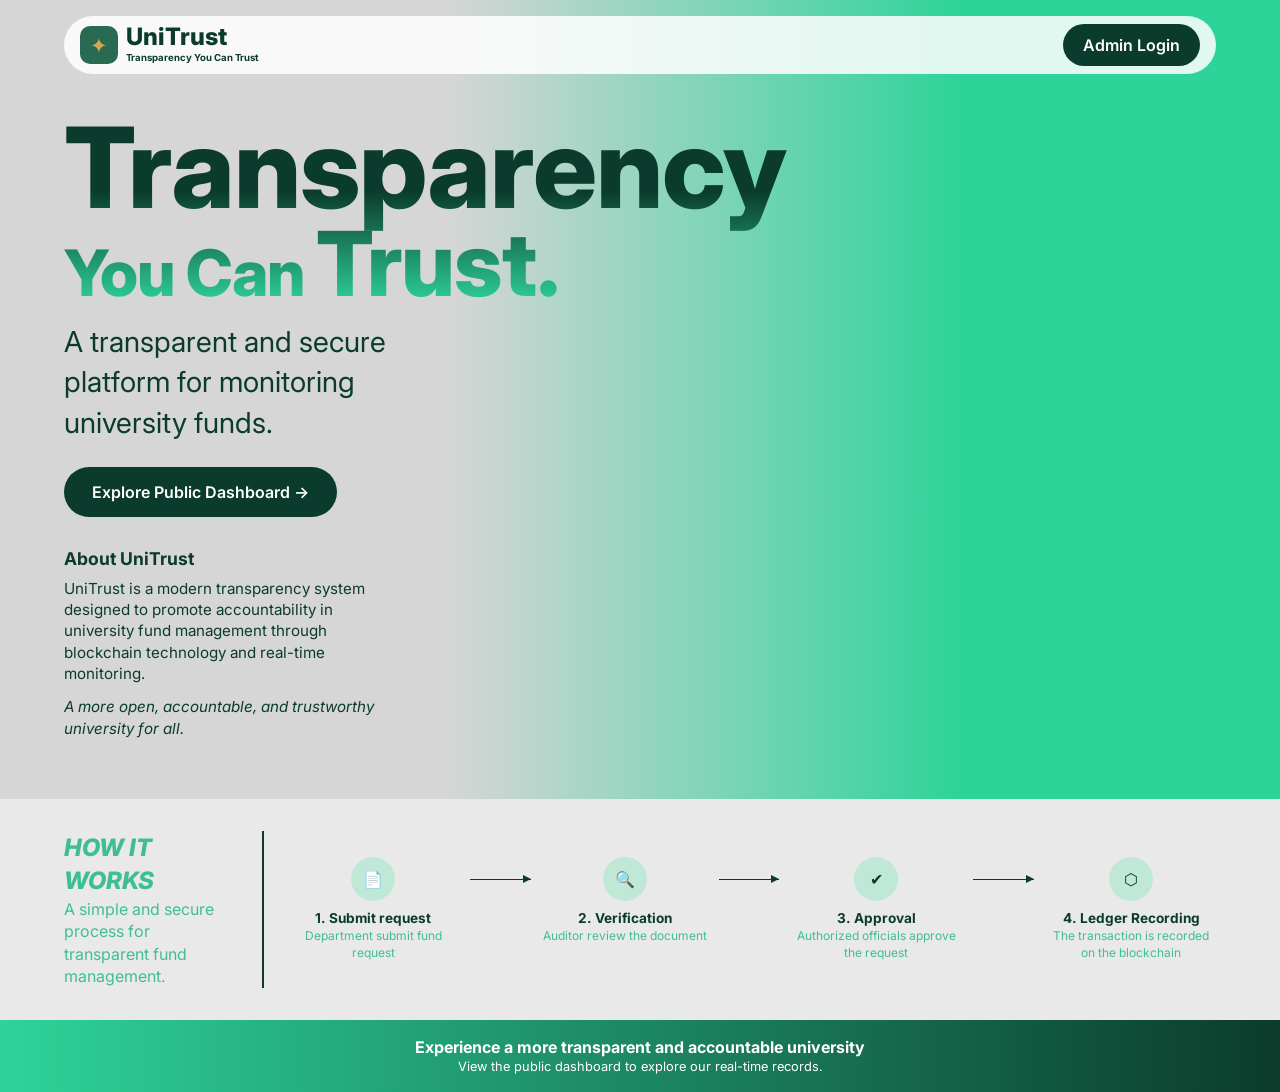
<file: unitrust/index.html>
<!DOCTYPE html>
<html lang="en">
<head>
  <meta charset="UTF-8">
  <meta name="viewport" content="width=device-width, initial-scale=1.0">
  <title>UniTrust | Transparency You Can Trust</title>

  <link rel="preconnect" href="https://fonts.googleapis.com">
  <link href="https://fonts.googleapis.com/css2?family=Inter:wght@400;600;800&display=swap" rel="stylesheet">
  <link rel="stylesheet" href="css/oop.css">
</head>
<body>

  <div class="top">
    <header class="navbar">
      <a href="index.html" class="brand">
        <span class="logo-mark">✦</span>
        <div>
          <span class="brand__name">UniTrust</span>
          <span class="brand__tagline">Transparency You Can Trust</span>
        </div>
      </a>
      <a href="login.html" class="btn">Admin Login</a>
    </header>

    <section class="hero">
      <h1 class="hero__title">
        <span class="hero__line1">Transparency</span>
        <span class="hero__line2">You Can <span class="hero__trust">Trust.</span></span>
      </h1>
      <p class="hero__subtitle">
        A transparent and secure platform for monitoring university funds.
      </p>
      <a href="dashboard.html" class="btn btn--lg">Explore Public Dashboard &rarr;</a>
    </section>

    <section class="about">
      <h2>About UniTrust</h2>
      <p>
        UniTrust is a modern transparency system designed to promote
        accountability in university fund management through blockchain
        technology and real-time monitoring.
      </p>
      <p class="about__note">A more open, accountable, and trustworthy university for all.</p>
    </section>
  </div>

  <section class="how">
    <div class="how__intro">
      <h2>HOW IT WORKS</h2>
      <p>A simple and secure process for transparent fund management.</p>
    </div>

    <ol class="steps">
      <li class="step">
        <div class="step__icon">📄</div>
        <h3>1. Submit request</h3>
        <p>Department submit fund request</p>
      </li>
      <li class="arrow" aria-hidden="true"></li>
      <li class="step">
        <div class="step__icon">🔍</div>
        <h3>2. Verification</h3>
        <p>Auditor review the document</p>
      </li>
      <li class="arrow" aria-hidden="true"></li>
      <li class="step">
        <div class="step__icon">✔</div>
        <h3>3. Approval</h3>
        <p>Authorized officials approve the request</p>
      </li>
      <li class="arrow" aria-hidden="true"></li>
      <li class="step">
        <div class="step__icon">⬡</div>
        <h3>4. Ledger Recording</h3>
        <p>The transaction is recorded on the blockchain</p>
      </li>
    </ol>
  </section>

  <footer class="cta">
    <h2>Experience a more transparent and accountable university</h2>
    <p>View the public dashboard to explore our real-time records.</p>
  </footer>

</body>
</html>
</file>
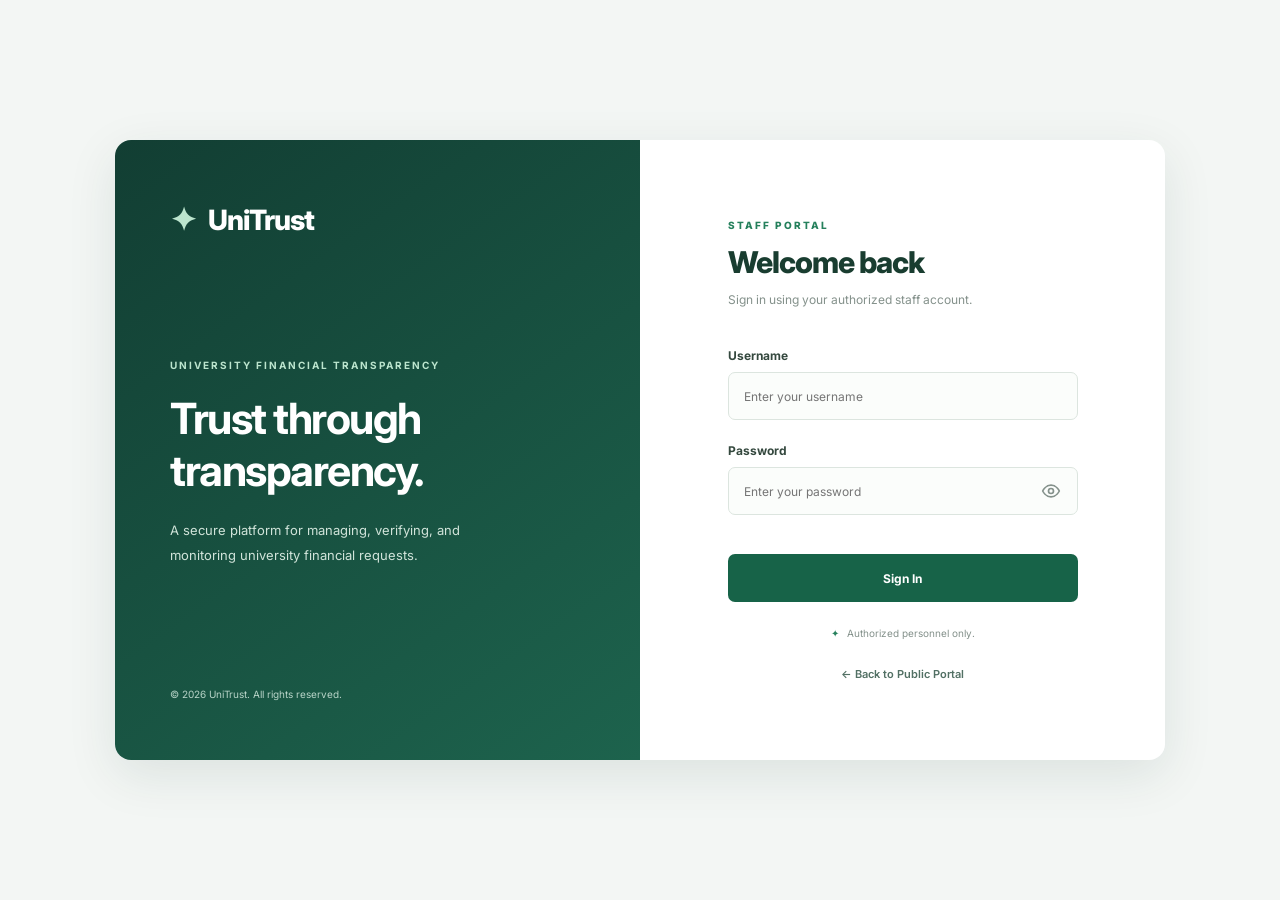
<file: unitrust/approval.html>
<!DOCTYPE html>
<html lang="en">

<head>
    <meta charset="UTF-8">
    <meta name="viewport" content="width=device-width, initial-scale=1.0">

    <title>Admin Approval | UniTrust</title>

    <!-- SHARED CSS -->
    <link rel="stylesheet" href="css/base.css">
    <link rel="stylesheet" href="css/app.css">

    <!-- PAGE CSS -->
    <link rel="stylesheet" href="css/approval.css">
</head>

<body>

    <div class="app">

        <!-- SIDEBAR -->
        <aside class="sidebar">

            <a href="index.html" class="brand">
                <span class="logo-mark">✦</span>

                <div>
                    <span class="brand__name">UniTrust</span>
                    <span class="brand__tagline">
                        Transparency You Can Trust
                    </span>
                </div>
            </a>

            <p class="nav-label">Public Portal</p>

            <nav class="nav">

                <a href="dashboard.html">
                    ▦ &nbsp; Overview
                </a>

                <a href="ledger.html" class="nav__link">
                    ◉ &nbsp; Blockchain Ledger
                </a>

                <a href="request.html">
                    + &nbsp; Department Request
                </a>

                <a href="auditor.html">
                    ✓ &nbsp; Auditor Verification
                </a>

                <a href="approval.html" class="active">
                    ▣ &nbsp; Admin Approval
                </a>

            </nav>

        </aside>


        <!-- MAIN AREA -->
        <main class="main">

            <!-- TOPBAR -->
            <header class="topbar">

                <div>
                    <p class="topbar__uni">
                        UniTrust Administration
                    </p>

                    <p class="topbar__sub">
                        Financial Transparency Portal
                    </p>
                </div>

                <span class="pill">Administrator</span>

            </header>


            <!-- PAGE CONTENT -->
            <section class="content approval-content">

                <!-- PAGE HEADING -->
                <div class="page-heading">

                    <p class="eyebrow">
                        ADMINISTRATOR PANEL
                    </p>

                    <h1 class="page-title">
                        Admin Approval
                    </h1>

                    <p class="page-sub">
                        Review verified department requests and make final approval decisions.
                    </p>

                </div>


                <!-- SUMMARY CARDS -->
                <div class="summary-grid">

                    <div class="summary-card">
                        <p>Pending Approval</p>
                        <h2 id="pending-count">0</h2>
                        <span>Awaiting decision</span>
                    </div>

                    <div class="summary-card">
                        <p>Approved Requests</p>
                        <h2 id="approved-count">0</h2>
                        <span>Successfully approved</span>
                    </div>

                    <div class="summary-card">
                        <p>Rejected Requests</p>
                        <h2 id="rejected-count">0</h2>
                        <span>Declined requests</span>
                    </div>

                </div>


                <!-- VERIFIED REQUESTS TABLE -->
                <div class="approval-card">

                    <div class="section-heading">

                        <div>
                            <h2>Verified Requests</h2>

                            <p>
                                Department requests that passed auditor verification.
                            </p>
                        </div>

                    </div>


                    <div class="table-container">

                        <table>

                            <thead>
                                <tr>
                                    <th>Request ID</th>
                                    <th>Department</th>
                                    <th>Purpose</th>
                                    <th>Amount</th>
                                    <th>Auditor Status</th>
                                    <th>Admin Status</th>
                                </tr>
                            </thead>

                            <tbody id="admin-request-queue">
                                <!-- Automatically populated by approval.js -->
                            </tbody>

                        </table>

                    </div>

                </div>


                <!-- REQUEST DETAILS -->
                <div class="approval-card">

                    <div class="section-heading">

                        <div>
                            <h2>Request Details</h2>

                            <p>
                                Review the selected department request before making a decision.
                            </p>
                        </div>

                        <span class="status pending" id="selected-status">
                            Not Selected
                        </span>

                    </div>


                    <!-- REQUEST INFORMATION -->
                    <div class="details-grid">

                        <div class="detail-item">
                            <label>Request ID</label>
                            <p id="detail-id">Not selected</p>
                        </div>

                        <div class="detail-item">
                            <label>Department</label>
                            <p id="detail-department">Not selected</p>
                        </div>

                        <div class="detail-item">
                            <label>Requested Amount</label>
                            <p id="detail-amount">Not selected</p>
                        </div>

                        <div class="detail-item">
                            <label>Auditor Verification</label>
                            <p class="verified-text" id="detail-auditor-status">
                                Not selected
                            </p>
                        </div>

                    </div>


                    <!-- PURPOSE -->
                    <div class="detail-item purpose-section">

                        <label>Purpose of Request</label>

                        <p id="detail-purpose">
                            Select a request to view its purpose.
                        </p>

                    </div>


                    <!-- SUPPORTING DOCUMENTS -->
                    <div class="detail-item purpose-section">

                        <label>Supporting Documents</label>

                        <p id="admin-documents">
                            No request selected.
                        </p>

                    </div>


                    <!-- ADMIN REMARKS -->
                    <div class="remarks-section">

                        <label for="admin-remarks">
                            Administrator Remarks
                        </label>

                        <textarea
                            id="admin-remarks"
                            placeholder="Enter remarks or reason for rejection..."
                        ></textarea>

                    </div>


                    <!-- ACTION BUTTONS -->
                    <div class="action-buttons">

                        <button
                            type="button"
                            class="approve-btn"
                            id="approve-btn"
                            disabled>

                            Approve Request

                        </button>

                        <button
                            type="button"
                            class="reject-btn"
                            id="reject-btn"
                            disabled>

                            Reject Request

                        </button>

                    </div>

                </div>

            </section>

        </main>

    </div>


    <!-- JAVASCRIPT -->
        <script src="js/auth.js"></script>
<script src="js/approval.js"></script>

</body>
</html>
</file>
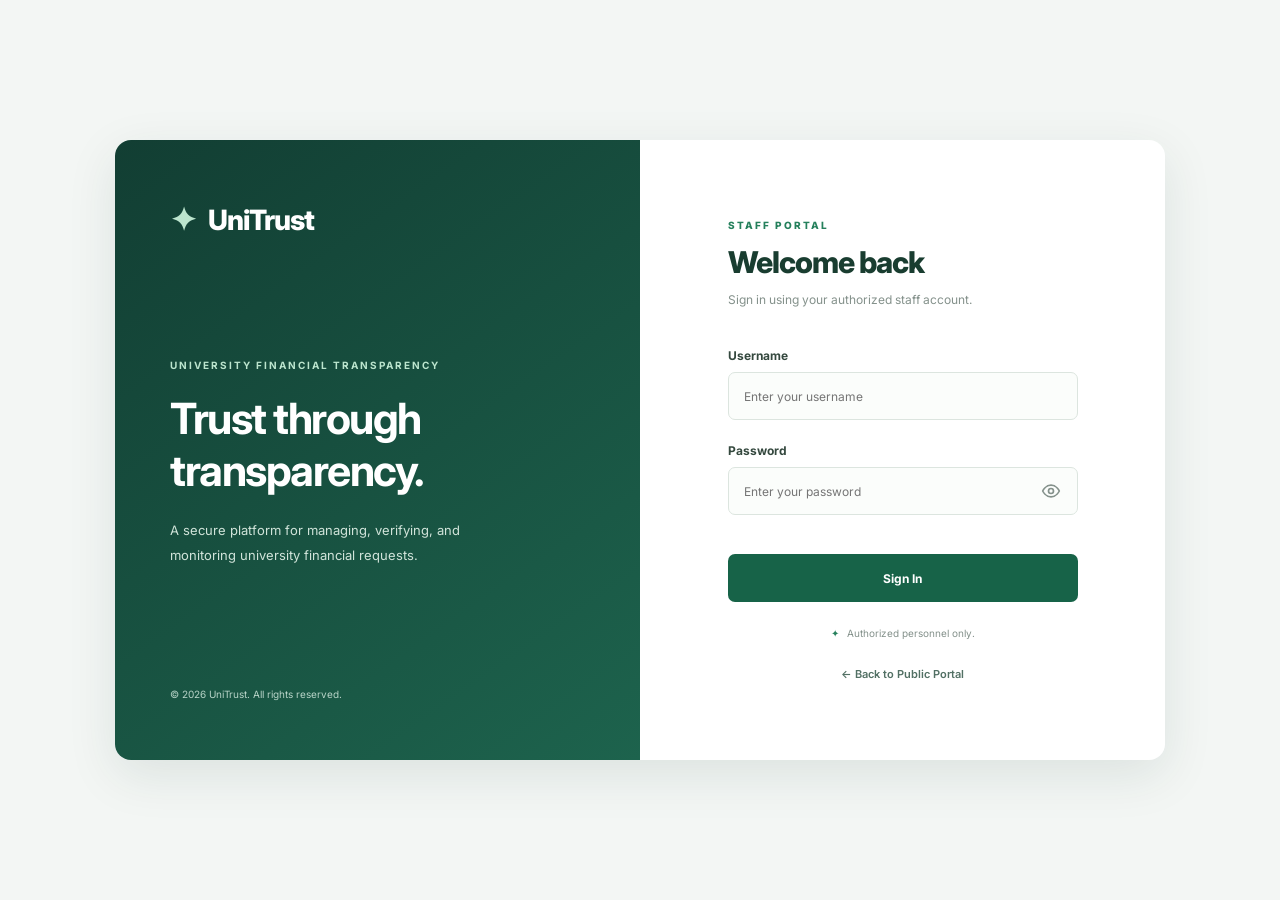
<file: unitrust/auditor.html>
<!DOCTYPE html>
<html lang="en">

<head>
    <meta charset="UTF-8">
    <meta name="viewport" content="width=device-width, initial-scale=1.0">

    <title>Auditor Verification | UniTrust</title>

    <!-- Google Fonts -->
    <link rel="preconnect" href="https://fonts.googleapis.com">

    <link href="https://fonts.googleapis.com/css2?family=Inter:wght@300;400;500;600;700;800&display=swap"
          rel="stylesheet">

    <!-- Shared CSS -->
    <link rel="stylesheet" href="css/base.css">
    <link rel="stylesheet" href="css/app.css">

    <!-- Page-specific CSS -->
    <link rel="stylesheet" href="css/auditor.css">

</head>

<body>

<div class="app">

    <!-- SIDEBAR -->
    <aside class="sidebar">

        <a href="index.html" class="brand">

            <span class="logo-mark">✦</span>

            <div>
                <span class="brand__name">UniTrust</span>
                <span class="brand__tagline">
                    Transparency You Can Trust
                </span>
            </div>

        </a>

        <p class="nav-label">Public Portal</p>

        <nav class="nav">

            <a href="dashboard.html">
                ▦ &nbsp; Overview
            </a>

            <a href="ledger.html">
                ◉ &nbsp; Blockchain Ledger
            </a>

            <a href="request.html">
                + &nbsp; Department Request
            </a>

            <a href="auditor.html" class="active">
                ✓ &nbsp; Auditor Verification
            </a>

            <a href="approval.html">
                ▣ &nbsp; Admin Approval
            </a>

        </nav>

    </aside>


    <!-- MAIN CONTENT -->
    <div class="main">

        <!-- TOPBAR -->
        <header class="topbar">

            <div>
                <p class="topbar__uni">
                    Batangas State University
                </p>

                <p class="topbar__sub">
                    The National Engineering University
                </p>
            </div>

            <span class="pill">
                Auditor Demo
            </span>

        </header>


        <!-- PAGE CONTENT -->
        <main class="content">

            <p class="eyebrow">
                University Financial Transparency
            </p>

            <h1 class="page-title">
                Auditor Verification
            </h1>

            <p class="page-sub">
                Review submitted requests and verify their supporting documents.
            </p>


            <!-- SUMMARY CARD -->
            <section class="auditor-summary">

                <div>

                    <p class="summary-label">
                        Pending Verification
                    </p>

                    <h2 class="summary-number" id="pending-verification-count">
                        0
                    </h2>

                    <p class="summary-description">
                        Fund requests awaiting review
                    </p>

                </div>

                <span class="summary-status">
                    Pending Review
                </span>

            </section>


            <!-- VERIFICATION QUEUE -->
            <section class="auditor-card">

                <div class="section-heading">

                    <div>

                        <h2>Verification Queue</h2>

                        <p>
                            Review and validate submitted fund requests.
                        </p>

                    </div>

                    <span class="queue-count" id="queue-count">
                        0 Requests
                    </span>

                </div>


                <div class="table-wrap">

                    <table class="auditor-table">

                        <thead>

                            <tr>
                                <th>Reference ID</th>
                                <th>Department</th>
                                <th>Project</th>
                                <th>Amount</th>
                                <th>Status</th>
                                <th>Action</th>
                            </tr>

                        </thead>

                        <tbody id="verification-queue">
                            <!-- Automatically populated by auditor.js -->
                        </tbody>

                    </table>

                </div>

            </section>


            <!-- REVIEW DETAILS -->
            <section class="auditor-card review-panel" id="review-panel">

                <div class="section-heading">

                    <div>

                        <h2>Request Review</h2>

                        <p>
                            Select a request from the verification queue.
                        </p>

                    </div>

                </div>


                <!-- REQUEST INFORMATION -->
                <div class="review-details">

                    <div>
                        <span>Reference ID</span>
                        <strong id="review-reference">Not selected</strong>
                    </div>

                    <div>
                        <span>Department</span>
                        <strong id="review-department">Not selected</strong>
                    </div>

                    <div>
                        <span>Project Title</span>
                        <strong id="review-project">Not selected</strong>
                    </div>

                    <div>
                        <span>Requested Amount</span>
                        <strong id="review-amount">Not selected</strong>
                    </div>

                </div>


                <!-- CHECKLIST -->
                <div class="checklist">

                    <h3>Verification Checklist</h3>

                    <p>
                        Confirm that the following requirements have been reviewed.
                    </p>

                    <label>
                        <input type="checkbox" class="verify-check">
                        Supporting documents are complete.
                    </label>

                    <label>
                        <input type="checkbox" class="verify-check">
                        Project description is clear and justified.
                    </label>

                    <label>
                        <input type="checkbox" class="verify-check">
                        Requested amount matches the supporting documents.
                    </label>

                    <label>
                        <input type="checkbox" class="verify-check">
                        Budget category is appropriate.
                    </label>

                </div>


                <!-- REVIEW ACTIONS -->
                <div class="review-actions">

                    <button type="button" class="verify-btn">
                        ✓ &nbsp; Mark as Verified
                    </button>

                    <button type="button" class="revision-btn">
                        Return for Revision
                    </button>

                </div>


                <!-- REVIEW MESSAGE -->
                <p id="review-message" class="review-message"></p>

            </section>


        </main>

    </div>

</div>


<!-- JAVASCRIPT -->
<script src="js/auth.js"></script>
<script src="js/auditor.js"></script>

</body>
</html>
</file>
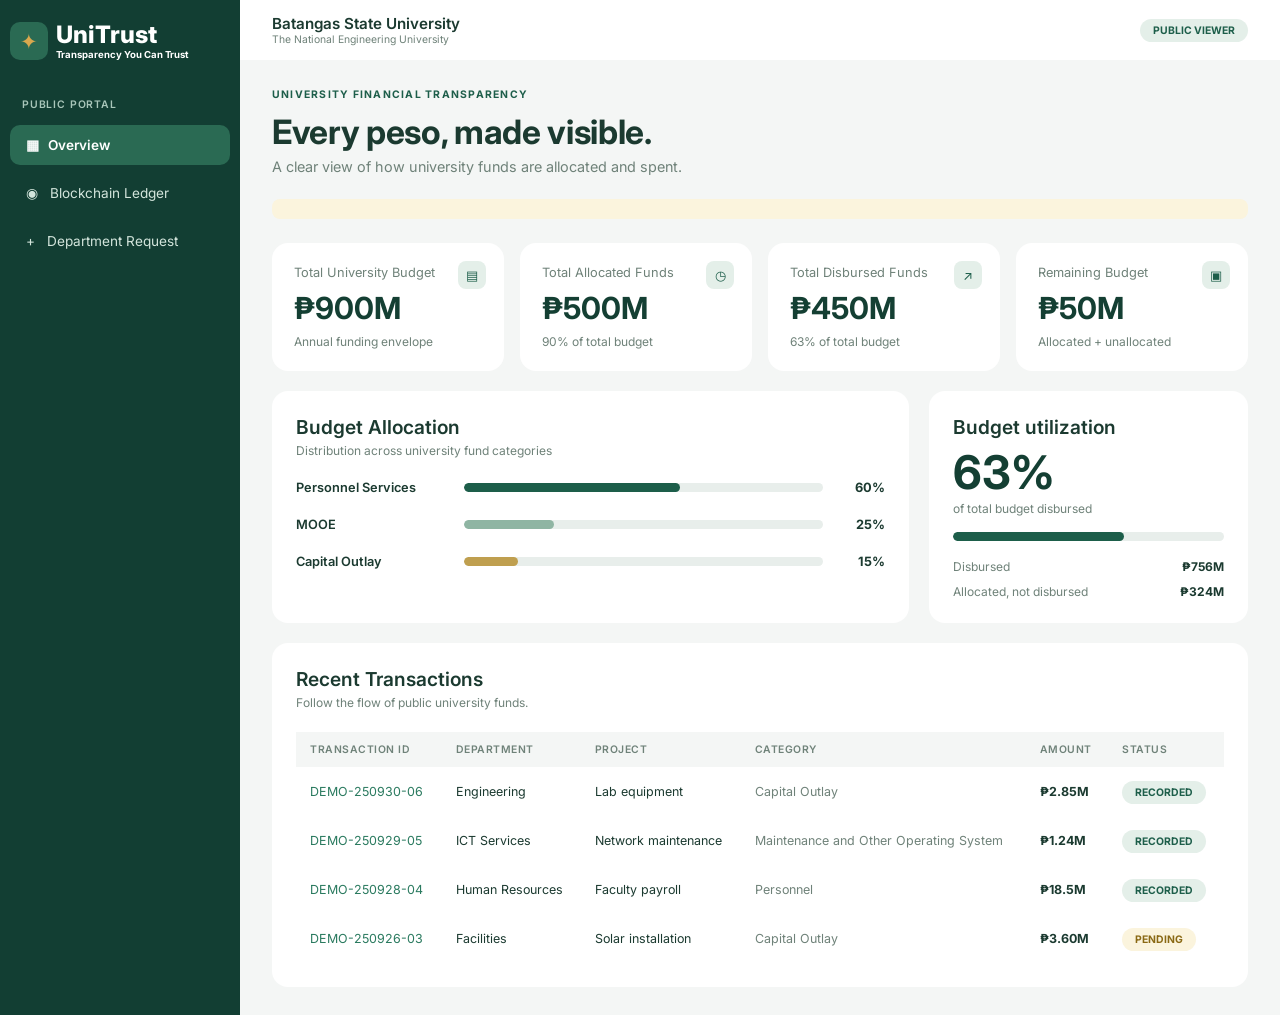
<file: unitrust/dashboard.html>
<!DOCTYPE html>
<html lang="en">
<head>
  <meta charset="UTF-8">
  <meta name="viewport" content="width=device-width, initial-scale=1.0">
  <title>Public Dashboard | UniTrust</title>
  <link rel="preconnect" href="https://fonts.googleapis.com">
  <link href="https://fonts.googleapis.com/css2?family=Inter:wght@400;600;800&display=swap" rel="stylesheet">
  <link rel="stylesheet" href="css/base.css">
  <link rel="stylesheet" href="css/dashboard.css">
</head>
<body>
  <div class="app">

    <aside class="sidebar">
      <a href="index.html" class="brand">
        <span class="logo-mark">✦</span>
        <div>
          <span class="brand__name">UniTrust</span>
          <span class="brand__tagline">Transparency You Can Trust</span>
        </div>
      </a>

      <p class="nav-label">Public portal</p>
      
      <nav class="nav">

        <a href="dashboard.html" class="active">
        ▦ &nbsp; Overview
        </a>

        <a href="ledger.html">
        ◉ &nbsp; Blockchain Ledger
        </a>

        <a href="request.html">
        + &nbsp; Department Request
        </a>
</nav>

    </aside>

    <div class="main">
      <header class="topbar">
        <div>
          <p class="topbar__uni">Batangas State University</p>
          <p class="topbar__sub">The National Engineering University</p>
        </div>
        <span class="pill">Public viewer</span>
      </header>

      <main class="content">
        <p class="eyebrow">University Financial Transparency</p>
<h1 class="page-title">Every peso, made visible.</h1>
<p class="page-sub">A clear view of how university funds are allocated and spent.</p>

<p class="notice"></p>
<section class="stats">
  

  <article class="stat">
    <p class="stat__label">Total University Budget</p>
    <span class="stat__icon">▤</span>
    <p class="stat__value">₱900M</p>
    <p class="stat__note">Annual funding envelope</p>
  </article>

  <article class="stat">
    <p class="stat__label">Total Allocated Funds</p>
    <span class="stat__icon">◷</span>
    <p class="stat__value">₱500M</p>
    <p class="stat__note">90% of total budget</p>
  </article>

  <article class="stat">
    <p class="stat__label">Total Disbursed Funds</p>
    <span class="stat__icon">↗</span>
    <p class="stat__value">₱450M</p>
    <p class="stat__note">63% of total budget</p>
  </article>

  <article class="stat">
    <p class="stat__label">Remaining Budget</p>
    <span class="stat__icon">▣</span>
    <p class="stat__value">₱50M</p>
    <p class="stat__note">Allocated + unallocated</p>
  </article>

</section>
<div class="row">

  <section class="card">
    <h2 class="card__title">Budget Allocation</h2>
    <p class="card__sub">Distribution across university fund categories</p>

    <div class="bar-row">
      <span class="bar-row__label">Personnel Services</span>
      <div class="bar"><div class="bar__fill" style="width: 60%"></div></div>
      <span class="bar-row__value">60%</span>
    </div>

    <div class="bar-row">
      <span class="bar-row__label">MOOE</span>
      <div class="bar"><div class="bar__fill bar__fill--sage" style="width: 25%"></div></div>
      <span class="bar-row__value">25%</span>
    </div>

    <div class="bar-row">
      <span class="bar-row__label">Capital Outlay</span>
      <div class="bar"><div class="bar__fill bar__fill--gold" style="width: 15%"></div></div>
      <span class="bar-row__value">15%</span>
    </div>
  </section>

  <section class="card">
    <h2 class="card__title">Budget utilization</h2>
    <p class="util__big">63%</p>
    <p class="util__help">of total budget disbursed</p>
    <div class="bar"><div class="bar__fill" style="width: 63%"></div></div>

    <ul class="legend">
      <li><span>Disbursed</span> <strong>₱756M</strong></li>
      <li><span>Allocated, not disbursed</span> <strong>₱324M</strong></li>
    </ul>
  </section>

</div>
<section class="card card--spaced">
  <h2 class="card__title">Recent Transactions</h2>
  <p class="card__sub">Follow the flow of public university funds.</p>

  <div class="table-wrap">
    <table class="table">
      <thead>
        <tr>
          <th>Transaction ID</th>
          <th>Department</th>
          <th>Project</th>
          <th>Category</th>
          <th>Amount</th>
          <th>Status</th>
        </tr>
      </thead>
      <tbody>
        <tr>
          <td class="cell-id">DEMO-250930-06</td>
          <td>Engineering</td>
          <td>Lab equipment</td>
          <td class="cell-muted">Capital Outlay</td>
          <td class="cell-strong">₱2.85M</td>
          <td><span class="pill">Recorded</span></td>
        </tr>
        <tr>
          <td class="cell-id">DEMO-250929-05</td>
          <td>ICT Services</td>
          <td>Network maintenance</td>
          <td class="cell-muted">Maintenance and Other Operating System</td>
          <td class="cell-strong">₱1.24M</td>
          <td><span class="pill">Recorded</span></td>
        </tr>
        <tr>
          <td class="cell-id">DEMO-250928-04</td>
          <td>Human Resources</td>
          <td>Faculty payroll</td>
          <td class="cell-muted">Personnel</td>
          <td class="cell-strong">₱18.5M</td>
          <td><span class="pill">Recorded</span></td>
        </tr>
        <tr>
          <td class="cell-id">DEMO-250926-03</td>
          <td>Facilities</td>
          <td>Solar installation</td>
          <td class="cell-muted">Capital Outlay</td>
          <td class="cell-strong">₱3.60M</td>
          <td><span class="pill pill--warn">Pending</span></td>
        </tr>
      </tbody>
    </table>
  </div>
</section>
      </main>
    </div>

  </div>
  <script src="js/auth.js"></script>
</body>
</html>
</file>
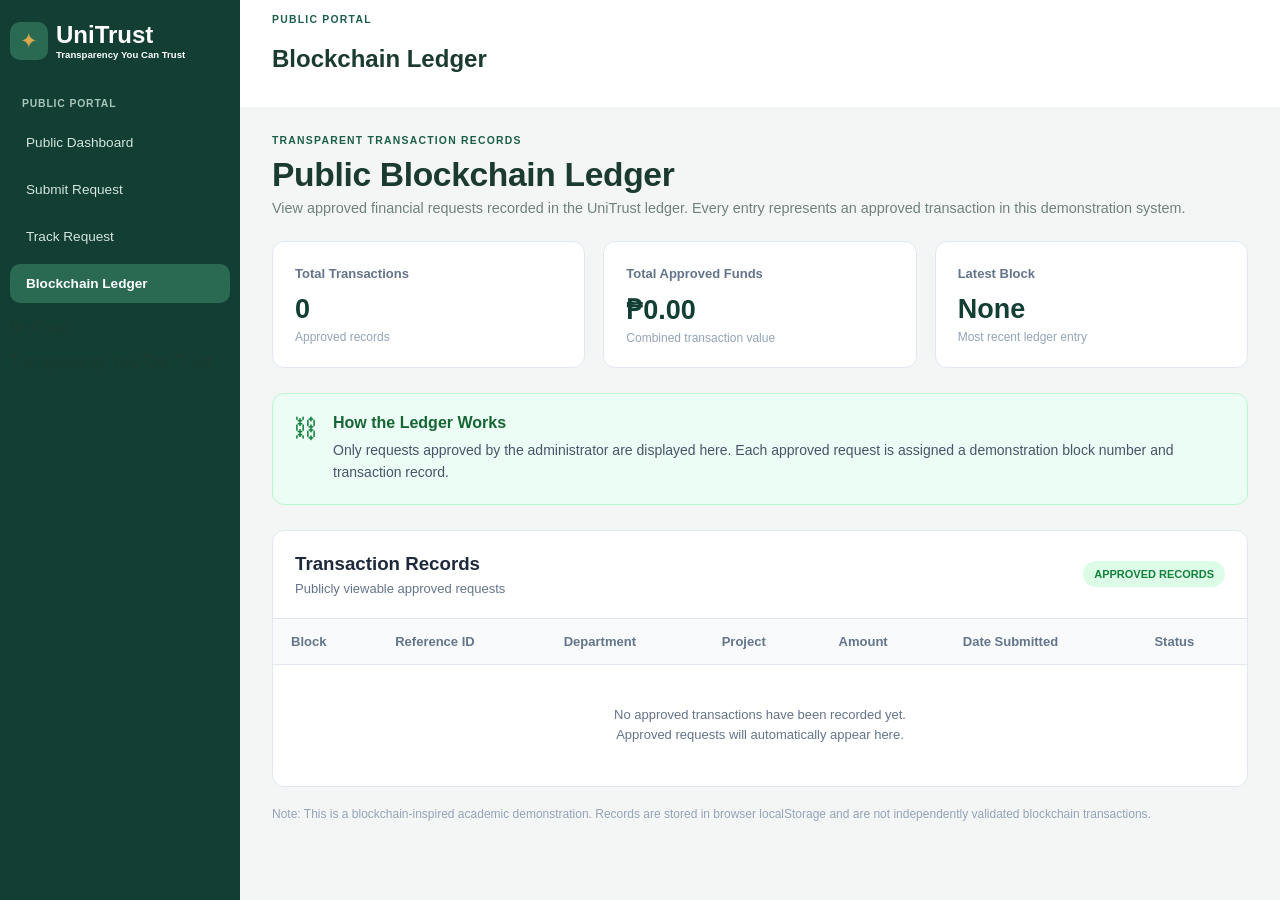
<file: unitrust/ledger.html>
<!DOCTYPE html>
<html lang="en">

<head>
    <meta charset="UTF-8">
    <meta name="viewport" content="width=device-width, initial-scale=1.0">

    <title>Blockchain Ledger | UniTrust</title>

    <link rel="stylesheet" href="css/base.css">
    <link rel="stylesheet" href="css/app.css">
    <link rel="stylesheet" href="css/ledger.css">
</head>

<body>

    <div class="app">

        <!-- SIDEBAR -->
        <aside class="sidebar">

            <a href="index.html" class="brand">
                <span class="logo-mark">✦</span>
                <div>
                    <span class="brand__name">UniTrust</span>
                    <span class="brand__tagline">Transparency You Can Trust</span>
                </div>
            </a>

            <p class="nav-label">Public Portal</p>

            <nav class="nav">
                <a href="dashboard.html" class="nav__link">
                    Public Dashboard
                </a>

                <a href="request.html" class="nav__link">
                    Submit Request
                </a>

                <a href="tracking.html" class="nav__link">
                    Track Request
                </a>

                <a href="ledger.html" class="nav__link active">
                    Blockchain Ledger
                </a>
            </nav>

            <div class="sidebar-footer">
                <p>UniTrust</p>
                <span>Transparency You Can Trust</span>
            </div>

        </aside>

        <!-- MAIN CONTENT -->
        <main class="main">

            <header class="topbar">
                <div>
                    <p class="eyebrow">PUBLIC PORTAL</p>
                    <h2>Blockchain Ledger</h2>
                </div>
            </header>

            <section class="content">

                <div class="ledger-intro">
                    <p class="eyebrow">TRANSPARENT TRANSACTION RECORDS</p>
                    <h1 class="page-title">Public Blockchain Ledger</h1>
                    <p class="page-sub">
                        View approved financial requests recorded in the
                        UniTrust ledger. Every entry represents an approved
                        transaction in this demonstration system.
                    </p>
                </div>

                <!-- SUMMARY CARDS -->
                <div class="ledger-summary">

                    <div class="summary-card">
                        <span class="summary-label">Total Transactions</span>
                        <h2 id="total-transactions">0</h2>
                        <p>Approved records</p>
                    </div>

                    <div class="summary-card">
                        <span class="summary-label">Total Approved Funds</span>
                        <h2 id="total-funds">₱0.00</h2>
                        <p>Combined transaction value</p>
                    </div>

                    <div class="summary-card">
                        <span class="summary-label">Latest Block</span>
                        <h2 id="latest-block">None</h2>
                        <p>Most recent ledger entry</p>
                    </div>

                </div>

                <!-- LEDGER INFORMATION -->
                <div class="ledger-info">
                    <div>
                        <span class="info-icon">⛓</span>
                        <div>
                            <h3>How the Ledger Works</h3>
                            <p>
                                Only requests approved by the administrator
                                are displayed here. Each approved request is
                                assigned a demonstration block number and
                                transaction record.
                            </p>
                        </div>
                    </div>
                </div>

                <!-- TRANSACTION TABLE -->
                <div class="ledger-table-card">

                    <div class="table-heading">
                        <div>
                            <h3>Transaction Records</h3>
                            <p>Publicly viewable approved requests</p>
                        </div>

                        <span class="ledger-badge">APPROVED RECORDS</span>
                    </div>

                    <div class="table-wrapper">
                        <table>
                            <thead>
                                <tr>
                                    <th>Block</th>
                                    <th>Reference ID</th>
                                    <th>Department</th>
                                    <th>Project</th>
                                    <th>Amount</th>
                                    <th>Date Submitted</th>
                                    <th>Status</th>
                                </tr>
                            </thead>

                            <tbody id="ledger-table-body">
                                <tr>
                                    <td colspan="7" class="empty-ledger">
                                        Loading ledger records...
                                    </td>
                                </tr>
                            </tbody>
                        </table>
                    </div>

                </div>

                <p class="ledger-disclaimer">
                    Note: This is a blockchain-inspired academic demonstration.
                    Records are stored in browser localStorage and are not
                    independently validated blockchain transactions.
                </p>

            </section>

        </main>

    </div>

        <script src="js/auth.js"></script>
<script src="js/ledger.js"></script>

</body>
</html>
</file>
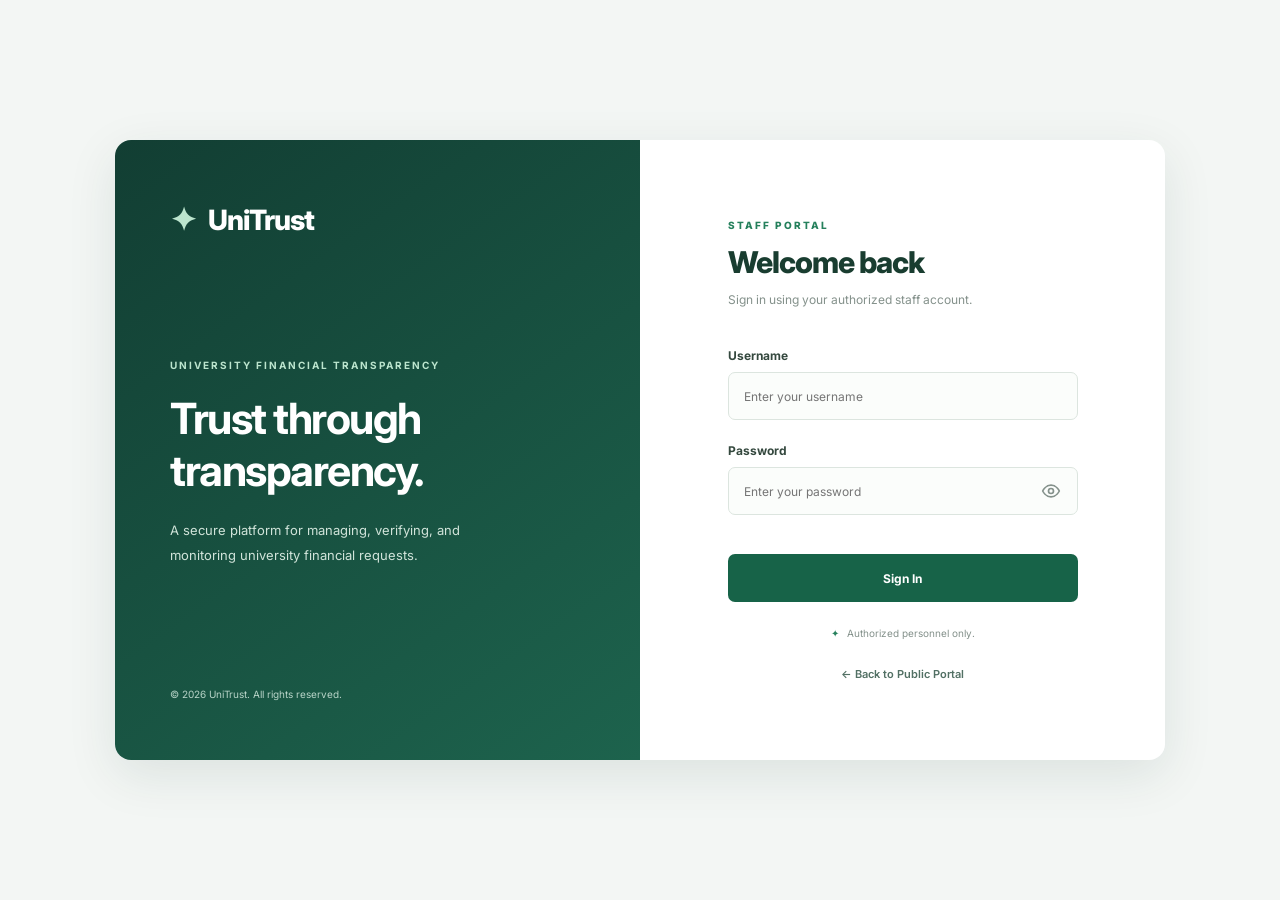
<file: unitrust/login.html>
<!DOCTYPE html>
<html lang="en">

<head>
    <meta charset="UTF-8">
    <meta name="viewport" content="width=device-width, initial-scale=1.0">

    <title>Staff Login | UniTrust</title>

    <link rel="preconnect" href="https://fonts.googleapis.com">
    <link rel="preconnect" href="https://fonts.gstatic.com" crossorigin>

    <link href="https://fonts.googleapis.com/css2?family=Inter:wght@300;400;500;600;700;800&display=swap" rel="stylesheet">

    <link rel="stylesheet" href="css/login.css">
</head>

<body>

    <main class="login-container">

        <!-- LEFT PANEL -->
        <section class="login-brand">

            <div class="brand-content">

                <div class="brand-logo">
                    <span class="logo-icon">✦</span>
                    <span>UniTrust</span>
                </div>

                <div class="brand-message">
                    <p class="brand-label">UNIVERSITY FINANCIAL TRANSPARENCY</p>

                    <h1>Trust through<br>transparency.</h1>

                    <p>
                        A secure platform for managing, verifying,
                        and monitoring university financial requests.
                    </p>
                </div>

                <div class="brand-footer">
                    © 2026 UniTrust. All rights reserved.
                </div>

            </div>

        </section>


        <!-- RIGHT PANEL -->
        <section class="login-form-section">

            <div class="login-content">

                <div class="login-heading">
                    <p class="welcome-label">STAFF PORTAL</p>

                    <h2>Welcome back</h2>

                    <p>Sign in using your authorized staff account.</p>
                </div>


                <form id="login-form">

                    <!-- USERNAME -->
                    <div class="form-group">

                        <label for="username">Username</label>

                        <input
                            type="text"
                            id="username"
                            placeholder="Enter your username"
                            autocomplete="username"
                            required
                        >

                    </div>


                    <!-- PASSWORD -->
                    <div class="form-group">

                        <label for="password">Password</label>

                        <div class="password-wrapper">

                            <input
                                type="password"
                                id="password"
                                placeholder="Enter your password"
                                autocomplete="current-password"
                                required
                            >

                            <button
                                type="button"
                                id="toggle-password"
                                class="toggle-password"
                                aria-label="Show password"
                            >

                                <svg
                                    id="eye-icon"
                                    xmlns="http://www.w3.org/2000/svg"
                                    width="20"
                                    height="20"
                                    viewBox="0 0 24 24"
                                    fill="none"
                                    stroke="currentColor"
                                    stroke-width="2"
                                    stroke-linecap="round"
                                    stroke-linejoin="round"
                                >

                                    <path d="M2 12s3.5-7 10-7 10 7 10 7-3.5 7-10 7-10-7-10-7z"/>
                                    <circle cx="12" cy="12" r="3"/>

                                </svg>

                            </button>

                        </div>

                    </div>


                    <!-- ERROR MESSAGE -->
                    <p id="login-error" class="login-error"></p>


                    <!-- LOGIN BUTTON -->
                    <button type="submit" class="login-button">
                        Sign In
                    </button>

                </form>


                <div class="login-note">
                    <span>✦</span>
                    Authorized personnel only.
                </div>


                <a href="index.html" class="back-link">
                    ← Back to Public Portal
                </a>

            </div>

        </section>

    </main>


    <script src="js/login.js"></script>

</body>
</html>
</file>
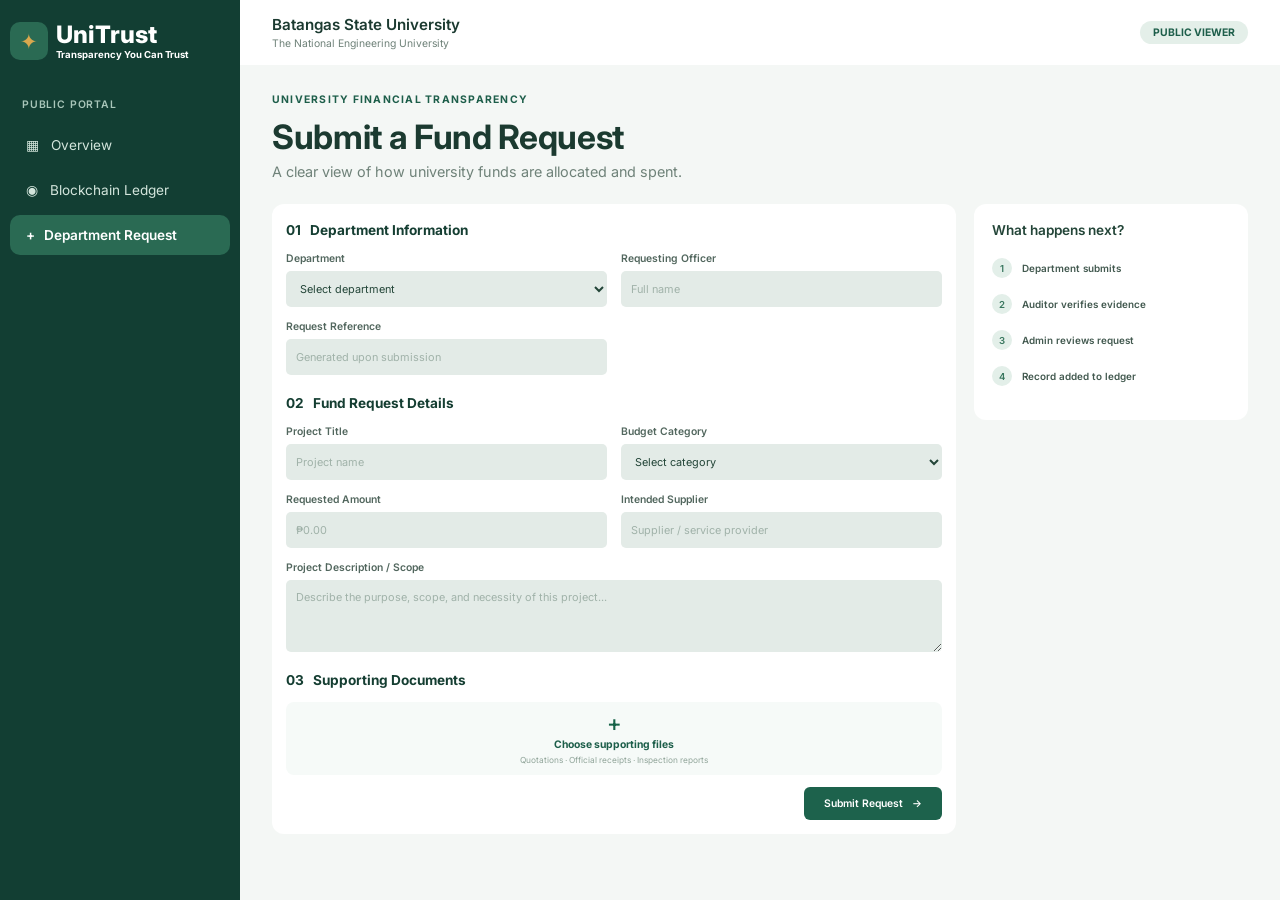
<file: unitrust/request.html>
<!DOCTYPE html>
<html lang="en">

<head>
    <meta charset="UTF-8">
    <meta name="viewport" content="width=device-width, initial-scale=1.0">

    <title>Department Request | UniTrust</title>

    <!-- Google Fonts -->
    <link rel="preconnect" href="https://fonts.googleapis.com">

    <link href="https://fonts.googleapis.com/css2?family=Inter:wght@300;400;500;600;700;800&display=swap" rel="stylesheet">

    <!-- CSS Files -->
    <link rel="stylesheet" href="css/base.css">
    <link rel="stylesheet" href="css/app.css">
    <link rel="stylesheet" href="css/request.css">

</head>

<body>

<div class="app">

    <!-- SIDEBAR -->
    <aside class="sidebar">

        <a href="index.html" class="brand">

            <span class="logo-mark">✦</span>

            <div>
                <span class="brand__name">UniTrust</span>
                <span class="brand__tagline">
                    Transparency You Can Trust
                </span>
            </div>

        </a>

        <p class="nav-label">Public Portal</p>

        <nav class="nav">

            <a href="dashboard.html">
                ▦ &nbsp; Overview
            </a>

            <a href="ledger.html" class="nav__link">
                ◉ &nbsp; Blockchain Ledger
            </a>

            <a href="request.html" class="active">
                + &nbsp; Department Request
            </a>

        </nav>

    </aside>


    <!-- MAIN CONTENT -->
    <div class="main">

        <!-- TOPBAR -->
        <header class="topbar">

            <div>
                <p class="topbar__uni">
                    Batangas State University
                </p>

                <p class="topbar__sub">
                    The National Engineering University
                </p>
            </div>

            <span class="pill">
                Public Viewer
            </span>

        </header>


        <!-- PAGE CONTENT -->
        <main class="content">

            <p class="eyebrow">
                University Financial Transparency
            </p>

            <h1 class="page-title">
                Submit a Fund Request
            </h1>

            <p class="page-sub">
                A clear view of how university funds are allocated and spent.
            </p>


            <!-- REQUEST LAYOUT -->
            <div class="request-layout">


                <!-- LEFT: REQUEST FORM -->
                <section class="request-card">

                    <form id="fundRequestForm">


                        <!-- SECTION 01 -->
                        <h2 class="form-section-title">
                            01 &nbsp; Department Information
                        </h2>


                        <div class="form-grid">

                            <div class="form-field">

                                <label for="department">
                                    Department
                                </label>

                                <select id="department" name="department" required>

                                    <option value="" disabled selected>
                                        Select department
                                    </option>

                                    <option>College of Engineering</option>
                                    <option>College of Informatics and Computing Sciences</option>
                                    <option>College of Arts and Sciences</option>
                                    <option>College of Industrial Technology</option>
                                    <option>College of Accountancy, Business, Economics and International Hospitality Management</option>

                                </select>

                            </div>


                            <div class="form-field">

                                <label for="officer">
                                    Requesting Officer
                                </label>

                                <input
                                    type="text"
                                    id="officer"
                                    name="officer"
                                    placeholder="Full name"
                                    required
                                >

                            </div>


                            <div class="form-field">

                                <label for="reference">
                                    Request Reference
                                </label>

                                <input
                                    type="text"
                                    id="reference"
                                    placeholder="Generated upon submission"
                                    readonly
                                >

                            </div>

                        </div>


                        <!-- SECTION 02 -->
                        <h2 class="form-section-title">
                            02 &nbsp; Fund Request Details
                        </h2>


                        <div class="form-grid">


                            <div class="form-field">

                                <label for="project">
                                    Project Title
                                </label>

                                <input
                                    type="text"
                                    id="project"
                                    name="project"
                                    placeholder="Project name"
                                    required
                                >

                            </div>


                            <div class="form-field">

                                <label for="category">
                                    Budget Category
                                </label>

                                <select id="category" name="category" required>

                                    <option value="" disabled selected>
                                        Select category
                                    </option>

                                    <option>Personnel Services</option>
                                    <option>Maintenance and Other Operating Expenses (MOOE)</option>
                                    <option>Capital Outlay</option>

                                </select>

                            </div>


                            <div class="form-field">

                                <label for="amount">
                                    Requested Amount
                                </label>

                                <input
                                    type="number"
                                    id="amount"
                                    name="amount"
                                    placeholder="₱0.00"
                                    min="0.01"
                                    step="0.01"
                                    required
                                >

                            </div>


                            <div class="form-field">

                                <label for="supplier">
                                    Intended Supplier
                                </label>

                                <input
                                    type="text"
                                    id="supplier"
                                    name="supplier"
                                    placeholder="Supplier / service provider"
                                    required
                                >

                            </div>


                            <div class="form-field full-width">

                                <label for="description">
                                    Project Description / Scope
                                </label>

                                <textarea
                                    id="description"
                                    name="description"
                                    placeholder="Describe the purpose, scope, and necessity of this project..."
                                    required
                                ></textarea>

                            </div>


                        </div>


                        <!-- SECTION 03 -->
                        <h2 class="form-section-title">
                            03 &nbsp; Supporting Documents
                        </h2>


                        <div class="upload-area">

                            <label for="documents" class="upload-label">

                                <span class="upload-plus">+</span>

                                <strong>Choose supporting files</strong>

                                <span class="upload-help">
                                    Quotations · Official receipts · Inspection reports
                                </span>

                            </label>

                            <input
                                type="file"
                                id="documents"
                                name="documents"
                                accept=".pdf,.jpg,.jpeg,.png"
                                multiple
                                required
                            >

                        </div>


                        <!-- SUBMIT BUTTON -->
                        <div class="form-actions">

                            <button type="submit" class="btn">
                                Submit Request &nbsp; →
                            </button>

                        </div>


                    </form>

                </section>



                <!-- RIGHT: PROCESS INFORMATION -->
                <aside class="next-card">

                    <h2 class="next-title">
                        What happens next?
                    </h2>


                    <div class="next-step">

                        <span class="step-number">1</span>

                        <p>Department submits</p>

                    </div>


                    <div class="next-step">

                        <span class="step-number">2</span>

                        <p>Auditor verifies evidence</p>

                    </div>


                    <div class="next-step">

                        <span class="step-number">3</span>

                        <p>Admin reviews request</p>

                    </div>


                    <div class="next-step">

                        <span class="step-number">4</span>

                        <p>Record added to ledger</p>

                    </div>

                </aside>


            </div>

        </main>

    </div>

</div>


    <!-- DEPARTMENT REQUEST JAVASCRIPT -->
        <script src="js/auth.js"></script>
<script src="js/request.js"></script>

</body>
</html>
</file>
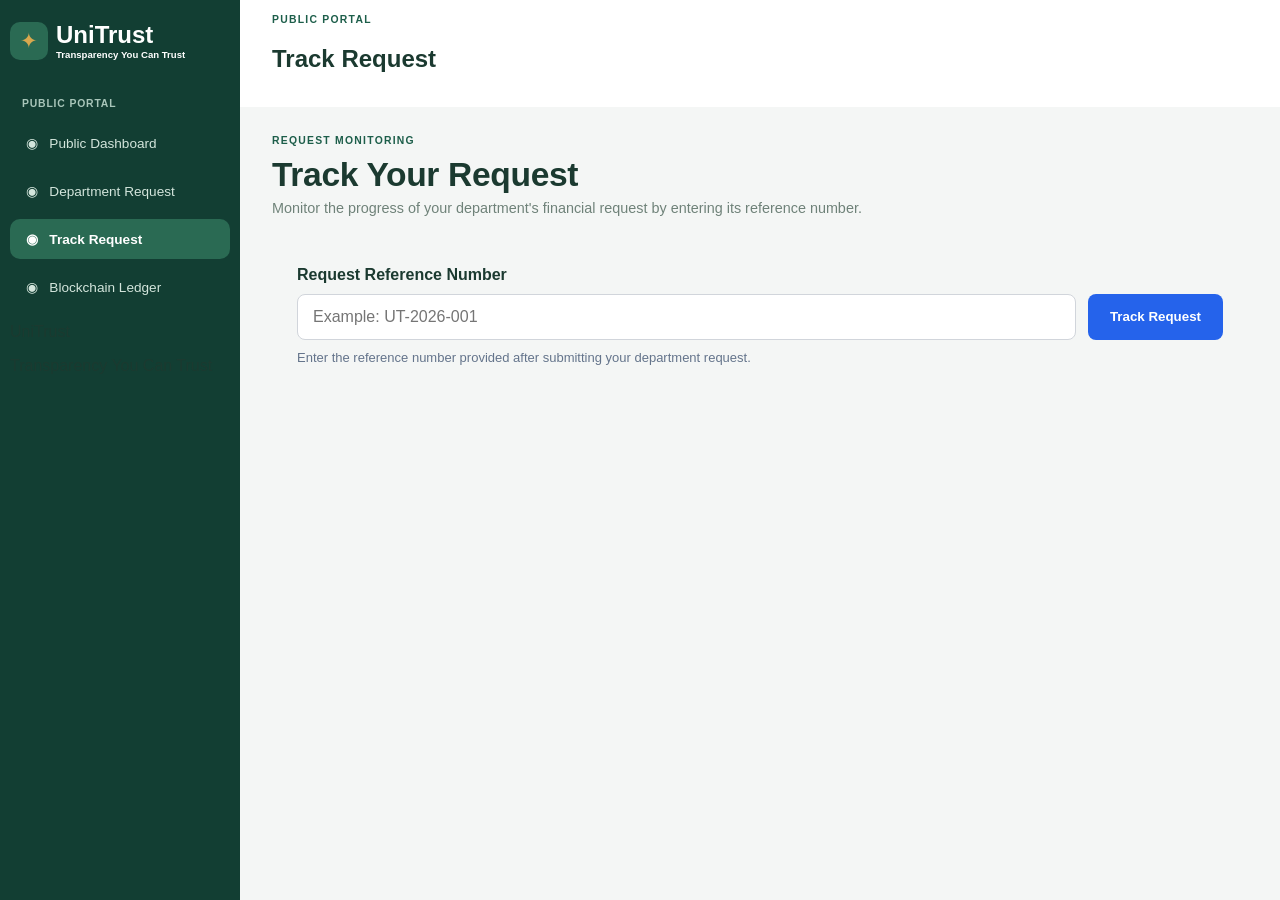
<file: unitrust/tracking.html>
<!DOCTYPE html>
<html lang="en">

<head>
    <meta charset="UTF-8">
    <meta name="viewport" content="width=device-width, initial-scale=1.0">

    <title>Track Request | UniTrust</title>

    <link rel="stylesheet" href="css/base.css">
    <link rel="stylesheet" href="css/app.css">
    <link rel="stylesheet" href="css/tracking.css">
</head>

<body>

    <div class="app">

        <!-- SIDEBAR -->
        <aside class="sidebar">

            <a href="index.html" class="brand">
                <span class="logo-mark">✦</span>
                <div>
                    <span class="brand__name">UniTrust</span>
                    <span class="brand__tagline">Transparency You Can Trust</span>
                </div>
            </a>

            <p class="nav-label">Public Portal</p>

            <nav class="nav">

                <a href="dashboard.html" class="nav__link">
                    ◉ &nbsp; Public Dashboard
                </a>

                <a href="request.html" class="nav__link">
                    ◉ &nbsp; Department Request
                </a>

                <a href="tracking.html" class="nav__link active">
                    ◉ &nbsp; Track Request
                </a>

                <a href="ledger.html" class="nav__link">
                    ◉ &nbsp; Blockchain Ledger
                </a>

            </nav>

            <div class="sidebar-footer">
                <p>UniTrust</p>
                <span>Transparency You Can Trust</span>
            </div>

        </aside>

        <!-- MAIN CONTENT -->
        <main class="main">

            <header class="topbar">
                <div>
                    <p class="eyebrow">PUBLIC PORTAL</p>
                    <h2>Track Request</h2>
                </div>
            </header>

            <section class="content">

                <div class="tracking-intro">
                    <p class="eyebrow">REQUEST MONITORING</p>

                    <h1 class="page-title">Track Your Request</h1>

                    <p class="page-sub">
                        Monitor the progress of your department's financial
                        request by entering its reference number.
                    </p>
                </div>

                <!-- SEARCH CARD -->
                <div class="tracking-search card">

                    <label for="reference-input">
                        Request Reference Number
                    </label>

                    <div class="search-controls">

                        <input
                            type="text"
                            id="reference-input"
                            placeholder="Example: UT-2026-001"
                        >

                        <button type="button" id="search-btn">
                            Track Request
                        </button>

                    </div>

                    <p class="search-hint">
                        Enter the reference number provided after submitting
                        your department request.
                    </p>

                    <p id="search-error" class="search-error"></p>

                </div>

                <!-- TRACKING RESULTS -->
                <section id="tracking-result" hidden>

                    <!-- REQUEST OVERVIEW -->
                    <div class="result-header card">

                        <div>
                            <p class="eyebrow">REQUEST REFERENCE</p>

                            <h2 id="result-reference">-</h2>

                            <p id="result-project">-</p>
                        </div>

                        <div class="current-status">
                            <span>Current Status</span>
                            <strong id="current-status">Pending</strong>
                        </div>

                    </div>

                    <!-- REQUEST DETAILS -->
                    <div class="details-card card">

                        <h3>Request Information</h3>

                        <div class="details-grid">

                            <div>
                                <span>Department</span>
                                <strong id="result-department">-</strong>
                            </div>

                            <div>
                                <span>Project</span>
                                <strong id="result-project-detail">-</strong>
                            </div>

                            <div>
                                <span>Category</span>
                                <strong id="result-category">-</strong>
                            </div>

                            <div>
                                <span>Requested Amount</span>
                                <strong id="result-amount">-</strong>
                            </div>

                            <div>
                                <span>Date Submitted</span>
                                <strong id="result-date">-</strong>
                            </div>

                        </div>

                    </div>

                    <!-- REQUEST PROGRESS -->
                    <div class="progress-card card">

                        <h3>Request Progress</h3>

                        <div class="progress-step" id="step-submitted">

                            <div class="step-marker">1</div>

                            <div class="step-content">
                                <h4>Request Submitted</h4>

                                <p>
                                    Your department request has been recorded.
                                </p>

                                <span class="step-status">Submitted</span>
                            </div>

                        </div>

                        <div class="progress-step" id="step-auditor">

                            <div class="step-marker">2</div>

                            <div class="step-content">
                                <h4>Auditor Verification</h4>

                                <p id="auditor-description">
                                    Waiting for auditor verification.
                                </p>

                                <span class="step-status" id="auditor-status">
                                    Pending
                                </span>
                            </div>

                        </div>

                        <div class="progress-step" id="step-admin">

                            <div class="step-marker">3</div>

                            <div class="step-content">
                                <h4>Admin Approval</h4>

                                <p id="admin-description">
                                    Waiting for auditor verification.
                                </p>

                                <span class="step-status" id="admin-status">
                                    Waiting
                                </span>
                            </div>

                        </div>

                        <div class="progress-step" id="step-completed">

                            <div class="step-marker">4</div>

                            <div class="step-content">
                                <h4>Final Result</h4>

                                <p id="final-description">
                                    Your request is being processed.
                                </p>

                                <span class="step-status" id="final-status">
                                    In Progress
                                </span>
                            </div>

                        </div>

                    </div>

                    <!-- REMARKS -->
                    <div class="remarks-card card">

                        <h3>Review Remarks</h3>

                        <p id="result-remarks">
                            No remarks have been provided.
                        </p>

                    </div>

                </section>

            </section>

        </main>

    </div>

        <script src="js/auth.js"></script>
<script src="js/tracking.js"></script>

</body>
</html>
</file>
<file: unitrust/css/oop.css>
:root {
  --green-dark: #0b3b2c;
  --green-main: #2ed39a;
  --green-text: #3fbf90;
  --grey-light: #e9e9e9;
  --grey-mid: #d6d6d6;
  --font-main: "Inter", sans-serif;
}

* { box-sizing: border-box; margin: 0; padding: 0; }

body {
  font-family: var(--font-main);
  color: var(--green-dark);
  line-height: 1.4;
}

a { text-decoration: none; color: inherit; }
img { max-width: 100%; display: block; }

.btn {
  display: inline-block;
  background: var(--green-dark);
  color: #fff;
  font-weight: 600;
  padding: 10px 20px;
  border-radius: 999px;   /* fully rounded pill */
}
.btn--lg { padding: 14px 28px; }

/* Hero + About share one gradient background */
.top {
  background: linear-gradient(90deg, var(--grey-mid) 0%, var(--grey-mid) 35%, var(--green-main) 75%);
  padding: 16px 5% 60px;
}

/* NAVBAR */
.navbar {
  display: flex;
  justify-content: space-between;
  align-items: center;
  background: rgba(255, 255, 255, 0.85);
  border-radius: 999px;
  padding: 8px 16px;
}
.brand {
  display: flex;
  align-items: center;
  gap: 8px;
}

.logo-mark {
  width: 38px;
  height: 38px;
  display: grid;
  place-items: center;
  background: #2a6a53;
  color: #d9a84e;
  border-radius: 10px;
  font-size: 1.3rem;
}

.brand__name {
  display: block;
  font-size: 1.5rem;
  font-weight: 800;
  line-height: 1;
  color: #0b3b2c;
}

.brand__tagline {
  display: block;
  margin-top: 2px;
  font-size: 0.6rem;
  font-weight: 700;
  color: #0b3b2c;
}

/* HERO */
.hero { padding: 40px 0 30px; }

.hero__title {
  font-weight: 800;
  letter-spacing: -0.04em;
  line-height: 0.95;
  /* gradient fill inside the text */
  background: linear-gradient(180deg, var(--green-dark) 40%, var(--green-main) 100%);
  -webkit-background-clip: text;
  background-clip: text;
  color: transparent;
}
.hero__line1 { display: block; font-size: clamp(3rem, 10vw, 7rem); }
.hero__line2 { display: block; font-size: clamp(2rem, 6vw, 4rem); }
.hero__trust { font-size: 1.4em; }

.hero__subtitle {
  max-width: 420px;
  font-size: clamp(1.2rem, 2.5vw, 1.8rem);
  margin: 16px 0 24px;
}

/* ABOUT */
.about { max-width: 320px; }
.about h2 { font-size: 1.1rem; margin-bottom: 6px; }
.about p { font-size: 0.95rem; }
.about__note { font-style: italic; font-size: 0.8rem; margin-top: 12px; }

/* HOW IT WORKS */
.how {
  display: flex;
  align-items: center;
  gap: 24px;
  background: var(--grey-light);
  padding: 32px 5%;
}
.how__intro {
  max-width: 200px;
  padding-right: 24px;
  border-right: 2px solid var(--green-dark);
  color: var(--green-text);
}
.how__intro h2 { font-style: italic; font-weight: 800; }

.steps {
  list-style: none;
  display: flex;
  flex: 1;
  align-items: flex-start;
  justify-content: space-between;
  gap: 12px;
}
.step { text-align: center; max-width: 170px; }
.step h3 { font-size: 0.85rem; }
.step p { font-size: 0.75rem; color: var(--green-text); }
.step__icon {
  width: 44px; height: 44px;
  margin: 0 auto 8px;
  display: grid; place-items: center;
  border-radius: 50%;
  background: #bfe9d6;
}

/* arrow = a line with a small head */
.arrow {
  flex: 1;
  height: 1px;
  background: var(--green-dark);
  margin-top: 22px;
  position: relative;
}
.arrow::after {
  content: "";
  position: absolute;
  right: 0; top: -4px;
  border-left: 8px solid var(--green-dark);
  border-top: 4px solid transparent;
  border-bottom: 4px solid transparent;
}

/* CTA BANNER */
.cta {
  text-align: center;
  padding: 16px 5%;
  background: linear-gradient(90deg, #2ed39a, #0b3b2c 100%);
  color: #fff;
}
.cta h2 { font-size: 1rem; }
.cta p { font-size: 0.8rem; }

/* MOBILE */
@media (max-width: 768px) {
  .how { flex-direction: column; }
  .how__intro { border-right: none; padding-right: 0; max-width: none; }
  .steps { flex-direction: column; align-items: center; }
  .arrow { display: none; }
}
</file>
<file: unitrust/css/base.css>
* { box-sizing: border-box; }

a {
  text-decoration: none;
  color: inherit;
}

.logo-mark {
  width: 38px;
  height: 38px;
  display: grid;
  place-items: center;
  background: #2a6a53;
  color: #d9a84e;
  border-radius: 10px;
  font-size: 1.3rem;
}

.brand {
  display: flex;
  align-items: center;
  gap: 8px;
}

.brand__name {
  display: block;
  font-size: 1.5rem;
  font-weight: 800;
  line-height: 1;
  color: #0b3b2c;
}

.brand__tagline {
  display: block;
  margin-top: 2px;
  font-size: 0.6rem;
  font-weight: 700;
  color: #0b3b2c;
}
</file>
<file: unitrust/css/app.css>
/* =================================
   UNITRUST SHARED APP DESIGN
================================= */

* {
    box-sizing: border-box;
}

body {
    margin: 0;
    font-family: "Inter", sans-serif;
    background: #f4f6f5;
    color: #1b3a30;
}

/* MAIN APPLICATION LAYOUT */

.app {
    display: grid;
    grid-template-columns: 240px minmax(0, 1fr);
    min-height: 100vh;
}

/* SIDEBAR */

.sidebar {
    background: #123e33;
    padding: 22px 10px;
    min-height: 100vh;
}

/* LOGO */

.sidebar .brand {
    display: flex;
    align-items: center;
    gap: 8px;
    text-decoration: none;
}

.sidebar .brand__name,
.sidebar .brand__tagline {
    color: #ffffff;
}

/* NAVIGATION */

.nav-label {
    margin: 38px 12px 14px;
    font-size: 0.65rem;
    font-weight: 600;
    letter-spacing: 0.08em;
    text-transform: uppercase;
    color: #a9c6ba;
}

.nav {
    display: flex;
    flex-direction: column;
    gap: 5px;
}

.nav a {
    display: block;
    padding: 12px 16px;
    border-radius: 10px;
    font-size: 0.85rem;
    color: #d3e5dc;
    text-decoration: none;
    transition: background 0.2s ease;
}

.nav a:hover {
    background: #205644;
}

.nav a.active {
    background: #2a6a53;
    color: #ffffff;
    font-weight: 600;
}

/* MAIN AREA */

.main {
    min-width: 0;
}

/* TOPBAR */

.topbar {
    display: flex;
    justify-content: space-between;
    align-items: center;
    padding: 14px 32px;
    background: #ffffff;
    min-height: 65px;
}

.topbar__uni {
    margin: 0;
    font-size: 0.95rem;
    font-weight: 600;
}

.topbar__sub {
    margin: 3px 0 0;
    font-size: 0.65rem;
    color: #6f8279;
}

/* PUBLIC VIEWER BADGE */

.pill {
    padding: 5px 13px;
    border-radius: 999px;
    background: #e4efe9;
    font-size: 0.65rem;
    font-weight: 700;
    text-transform: uppercase;
    color: #1d5e4a;
}

/* PAGE CONTENT */

.content {
    padding: 28px 32px;
}

/* PAGE HEADINGS */

.eyebrow {
    margin: 0;
    font-size: 0.65rem;
    font-weight: 700;
    letter-spacing: 0.12em;
    text-transform: uppercase;
    color: #1d5e4a;
}

.page-title {
    margin: 10px 0 6px;
    font-size: 2.1rem;
    font-weight: 700;
    letter-spacing: -0.01em;
}

.page-sub {
    margin: 0;
    font-size: 0.9rem;
    color: #6f8279;
}

/* RESPONSIVE DESIGN */

@media (max-width: 800px) {

    .app {
        grid-template-columns: 1fr;
    }

    .sidebar {
        min-height: auto;
    }

    .nav {
        flex-direction: row;
        flex-wrap: wrap;
    }

    .nav-label {
        margin-top: 20px;
    }

}

@media (max-width: 600px) {

    .content {
        padding: 20px 14px;
    }

    .topbar {
        padding: 14px;
    }

    .page-title {
        font-size: 1.6rem;
    }

}
</file>
<file: unitrust/css/approval.css>
/* =================================
   UNITRUST ADMIN APPROVAL PAGE
================================= */


/* PAGE HEADING */

.page-heading {
    margin-bottom: 28px;
}


/* PAGE CONTENT */

.approval-content {
    padding: 28px 32px;
}


/* SUMMARY CARDS */

.summary-grid {
    display: grid;
    grid-template-columns: repeat(3, 1fr);
    gap: 20px;
    margin-bottom: 28px;
}

.summary-card {
    background: #ffffff;
    padding: 23px;
    border: 1px solid #e5ebe7;
    border-radius: 12px;
}

.summary-card p {
    color: #6f8279;
    font-size: 0.85rem;
    margin: 0 0 12px;
}

.summary-card h2 {
    color: #1d5e4a;
    font-size: 1.8rem;
    margin: 0 0 8px;
}

.summary-card span {
    color: #8a9a92;
    font-size: 0.75rem;
}


/* APPROVAL CARDS */

.approval-card {
    background: #ffffff;
    padding: 25px;
    border: 1px solid #e5ebe7;
    border-radius: 12px;
    margin-bottom: 25px;
}

.section-heading {
    display: flex;
    justify-content: space-between;
    align-items: center;
    gap: 15px;
    margin-bottom: 22px;
}

.section-heading h2 {
    color: #1b3a30;
    font-size: 1.15rem;
    margin: 0 0 7px;
}

.section-heading p {
    color: #6f8279;
    font-size: 0.8rem;
    margin: 0;
}


/* REQUEST TABLE */

.table-container {
    width: 100%;
    overflow-x: auto;
}

table {
    width: 100%;
    border-collapse: collapse;
    text-align: left;
}

th {
    background: #edf5f0;
    color: #365c4d;
    font-size: 0.75rem;
    font-weight: 600;
    padding: 15px;
    white-space: nowrap;
}

td {
    color: #42584e;
    font-size: 0.8rem;
    padding: 16px 15px;
    border-bottom: 1px solid #edf0ee;
    white-space: nowrap;
}

tbody tr:hover {
    background: #f8fbf9;
}


/* STATUS LABELS */

.status {
    display: inline-block;
    padding: 6px 12px;
    border-radius: 20px;
    font-size: 0.7rem;
    font-weight: 600;
    white-space: nowrap;
}

.verified {
    color: #1d684c;
    background: #e2f3e9;
}

.pending {
    color: #946a16;
    background: #fff3d6;
}


/* REQUEST DETAILS */

.details-grid {
    display: grid;
    grid-template-columns: repeat(2, 1fr);
    gap: 22px;
    margin-bottom: 25px;
}

.detail-item label,
.remarks-section label {
    display: block;
    color: #6f8279;
    font-size: 0.75rem;
    font-weight: 600;
    margin-bottom: 9px;
}

.detail-item p {
    color: #1b3a30;
    font-size: 0.9rem;
    font-weight: 500;
    margin: 0;
}

.verified-text {
    color: #1d8a58 !important;
}

.purpose-section {
    margin-bottom: 24px;
}

.document-link {
    color: #1d7655;
    font-size: 0.85rem;
    font-weight: 600;
    text-decoration: none;
}

.document-link:hover {
    text-decoration: underline;
}


/* ADMIN REMARKS */

.remarks-section {
    margin-bottom: 22px;
}

.remarks-section textarea {
    width: 100%;
    min-height: 110px;
    padding: 13px;
    border: 1px solid #d6e1da;
    border-radius: 8px;
    resize: vertical;
    font-family: inherit;
    font-size: 0.85rem;
    color: #1b3a30;
}

.remarks-section textarea:focus {
    outline: none;
    border-color: #2a6a53;
}


/* ACTION BUTTONS */

.action-buttons {
    display: flex;
    justify-content: flex-end;
    gap: 12px;
    margin-top: 25px;
}

.action-buttons button {
    padding: 12px 20px;
    border: none;
    border-radius: 8px;
    font-size: 0.8rem;
    font-weight: 600;
    cursor: pointer;
    transition: background 0.3s ease;
}

.approve-btn {
    color: #ffffff;
    background: #24734f;
}

.approve-btn:hover {
    background: #185b3d;
}

.reject-btn {
    color: #ffffff;
    background: #c94c4c;
}

.reject-btn:hover {
    background: #a93636;
}


/* RESPONSIVE DESIGN */

@media (max-width: 900px) {

    .summary-grid {
        grid-template-columns: repeat(2, 1fr);
    }

}

@media (max-width: 600px) {

    .approval-content {
        padding: 20px 14px;
    }

    .summary-grid {
        grid-template-columns: 1fr;
    }

    .details-grid {
        grid-template-columns: 1fr;
    }

    .section-heading {
        align-items: flex-start;
        flex-direction: column;
    }

    .action-buttons {
        flex-direction: column;
    }

    .action-buttons button {
        width: 100%;
    }

    /* SELECTED REQUEST HIGHLIGHT */

    .request-row {
        cursor: pointer;
    }

    .request-row:hover {
        background: #f0f7f3;
    }

    .request-row.selected {
        background: #e4efe9;
        outline: 2px solid #2a6a53;
        outline-offset: -2px;
    }

    /* APPROVAL STATUS COLORS */

    .status.approved {
    background: #dcfce7;
    color: #166534;
    }

    .status.rejected {
        background: #fee2e2;
        color: #991b1b;
    }

    /* DISABLED BUTTONS */

    .action-buttons button:disabled {
        opacity: 0.5;
        cursor: not-allowed;
    }

}
</file>
<file: unitrust/css/auditor.css>
/* =================================
   AUDITOR VERIFICATION PAGE
================================= */


/* SUMMARY CARD */

.auditor-summary {
    display: flex;
    justify-content: space-between;
    align-items: center;

    background: #ffffff;
    padding: 22px 26px;

    border-radius: 12px;
    margin-top: 24px;
    margin-bottom: 20px;
}

.summary-label {
    margin: 0;
    font-size: 0.75rem;
    color: #6f8279;
}

.summary-number {
    margin: 8px 0;
    font-size: 2.3rem;
    color: #174c39;
}

.summary-description {
    margin: 0;
    font-size: 0.72rem;
    color: #84968d;
}

.summary-status {
    background: #fbf4dd;
    color: #8a6914;

    padding: 8px 14px;
    border-radius: 999px;

    font-size: 0.68rem;
    font-weight: 600;
}


/* GENERAL CARD */

.auditor-card {
    background: #ffffff;
    padding: 24px;
    border-radius: 12px;
    margin-bottom: 20px;
}


/* SECTION HEADING */

.section-heading {
    display: flex;
    justify-content: space-between;
    align-items: center;
    gap: 12px;
    margin-bottom: 20px;
}

.section-heading h2 {
    margin: 0;
    font-size: 1rem;
    color: #183e32;
}

.section-heading p {
    margin: 5px 0 0;
    font-size: 0.72rem;
    color: #7b8d83;
}

.queue-count {
    background: #e4efe9;
    color: #1d5e4a;

    padding: 7px 12px;
    border-radius: 999px;

    font-size: 0.65rem;
    font-weight: 600;
    white-space: nowrap;
}


/* VERIFICATION TABLE */

.auditor-table {
    width: 100%;
    min-width: 650px;
    border-collapse: collapse;
    font-size: 0.75rem;
}

.auditor-table th {
    padding: 12px;
    background: #f4f6f5;

    font-size: 0.65rem;
    font-weight: 600;
    text-align: left;
    text-transform: uppercase;

    color: #6f8279;
}

.auditor-table td {
    padding: 16px 12px;
    border-bottom: 1px solid #edf1ee;
}

.reference-id {
    color: #287657;
    font-weight: 600;
    white-space: nowrap;
}

.status-pending {
    display: inline-block;

    background: #fbf4dd;
    color: #8a6914;

    padding: 5px 10px;
    border-radius: 999px;

    font-size: 0.63rem;
    font-weight: 600;
}


/* REVIEW BUTTON */

.review-btn {
    border: none;
    background: #e4efe9;
    color: #1d5e4a;

    padding: 7px 13px;
    border-radius: 6px;

    font-family: "Inter", sans-serif;
    font-size: 0.68rem;
    font-weight: 600;

    cursor: pointer;
}

.review-btn:hover {
    background: #cbded3;
}


/* REQUEST DETAILS */

.review-details {
    display: grid;
    grid-template-columns: repeat(2, 1fr);
    gap: 14px;

    margin-bottom: 22px;
}

.review-details div {
    background: #f4f7f5;
    padding: 14px;
    border-radius: 8px;
}

.review-details span {
    display: block;
    font-size: 0.65rem;
    color: #7b8d83;
    margin-bottom: 7px;
}

.review-details strong {
    font-size: 0.78rem;
    color: #214737;
    overflow-wrap: anywhere;
}


/* VERIFICATION CHECKLIST */

.checklist {
    background: #edf5ef;
    border-radius: 10px;
    padding: 20px;
}

.checklist h3 {
    margin: 0 0 6px;
    font-size: 0.9rem;
    color: #174c39;
}

.checklist p {
    margin: 0 0 16px;
    font-size: 0.7rem;
    color: #718579;
}

.checklist label {
    display: flex;
    align-items: center;
    gap: 10px;

    margin-bottom: 13px;

    font-size: 0.75rem;
    color: #345744;
    cursor: pointer;
}

.checklist label:last-child {
    margin-bottom: 0;
}

.checklist input {
    accent-color: #1d684d;
    width: 15px;
    height: 15px;
    cursor: pointer;
}


/* ACTION BUTTONS */

.review-actions {
    display: flex;
    justify-content: flex-end;
    flex-wrap: wrap;
    gap: 10px;
    margin-top: 20px;
}

.verify-btn,
.revision-btn {
    padding: 10px 16px;
    border: none;
    border-radius: 6px;

    font-family: "Inter", sans-serif;
    font-size: 0.7rem;
    font-weight: 600;

    cursor: pointer;
}

.verify-btn {
    background: #1d624c;
    color: white;
}

.verify-btn:hover {
    background: #154b39;
}

.revision-btn {
    background: #fbf4dd;
    color: #8a6914;
}

.revision-btn:hover {
    background: #f3e8c4;
}

.verify-btn:disabled,
.revision-btn:disabled {
    opacity: 0.45;
    cursor: not-allowed;
}

.review-message {
    margin: 12px 0 0;
    font-size: 0.72rem;
    color: #1d624c;
    text-align: right;
}


/* RESPONSIVE DESIGN */

@media (max-width: 800px) {

    .auditor-card {
        padding: 16px;
    }

    .auditor-summary {
        padding: 18px;
    }

}

@media (max-width: 600px) {

    .review-details {
        grid-template-columns: 1fr;
    }

    .section-heading {
        align-items: flex-start;
        flex-direction: column;
    }

    .summary-number {
        font-size: 1.9rem;
    }
    /* VERIFIED AND REVISION STATUS */

    .status-verified {
        display: inline-block;
        background: #dcfce7;
        color: #166534;
        padding: 5px 10px;
        border-radius: 999px;
        font-size: 0.63rem;
        font-weight: 600;
    }

    .status-revision {
        display: inline-block;
        background: #fee2e2;
        color: #991b1b;
        padding: 5px 10px;
        border-radius: 999px;
        font-size: 0.63rem;
        font-weight: 600;
    }

}
</file>
<file: unitrust/css/dashboard.css>
* { box-sizing: border-box; }

body {
  margin: 0;
  font-family: "Inter", sans-serif;
  background: #f4f6f5;
  color: #1b3a30;
}

/* two columns: sidebar (240px) + everything else */
.app {
  display: grid;
  grid-template-columns: 240px 1fr;
  min-height: 100vh;
}

.sidebar {
  background: #123e33;
  padding: 22px 10px;
}

/* on the dark sidebar, the logo text should be white */
.sidebar .brand__name,
.sidebar .brand__tagline { color: #fff; }

.nav-label {
  margin: 38px 12px 14px;
  font-size: 0.65rem;
  font-weight: 600;
  letter-spacing: 0.08em;
  text-transform: uppercase;
  color: #a9c6ba;
}

.nav a {
  display: block;
  padding: 12px 16px;
  margin-bottom: 8px;
  border-radius: 10px;
  font-size: 0.85rem;
  color: #d3e5dc;
}
.nav a.active {
  background: #2a6a53;
  color: #fff;
  font-weight: 600;
}

.topbar {
  display: flex;
  justify-content: space-between;
  align-items: center;
  padding: 14px 32px;
  background: #fff;
}
.topbar__uni { margin: 0; font-size: 0.95rem; font-weight: 600; }
.topbar__sub { margin: 0; font-size: 0.65rem; color: #6f8279; }

.pill {
  padding: 5px 13px;
  border-radius: 999px;
  background: #e4efe9;
  font-size: 0.65rem;
  font-weight: 700;
  text-transform: uppercase;
  color: #1d5e4a;
}

.content { padding: 28px 32px; }

.eyebrow {
  margin: 0;
  font-size: 0.65rem;
  font-weight: 700;
  letter-spacing: 0.12em;
  text-transform: uppercase;
  color: #1d5e4a;
}

.page-title {
  margin: 10px 0 6px;
  font-size: 2.1rem;
  font-weight: 700;
  letter-spacing: -0.01em;
}

.page-sub {
  margin: 0;
  font-size: 0.9rem;
  color: #6f8279;
}

.notice {
  margin: 24px 0;
  padding: 10px 14px;
  border-radius: 8px;
  background: #fbf4dd;
  font-size: 0.75rem;
  color: #8a6914;
}

.stats {
  display: grid;
  grid-template-columns: repeat(4, 1fr);
  gap: 16px;
}

.stat {
  position: relative;
  padding: 22px;
  border-radius: 16px;
  background: #fff;
}

.stat__label {
  margin: 0;
  font-size: 0.8rem;
  color: #6f8279;
}

.stat__value {
  margin: 10px 0 8px;
  font-size: 1.9rem;
  font-weight: 700;
  color: #143f33;
}

.stat__note {
  margin: 0;
  font-size: 0.75rem;
  color: #6f8279;
}

.stat__icon {
  position: absolute;
  top: 18px;
  right: 18px;
  display: grid;
  place-items: center;
  width: 28px;
  height: 28px;
  border-radius: 8px;
  background: #e4efe9;
  font-size: 0.8rem;
  color: #1d5e4a;
}

.row {
  display: grid;
  grid-template-columns: 2fr 1fr;
  gap: 20px;
  margin-top: 20px;
}

.card {
  padding: 24px;
  border-radius: 16px;
  background: #fff;
}
.card__title { margin: 0; font-size: 1.2rem; font-weight: 600; }
.card__sub { margin: 4px 0 22px; font-size: 0.75rem; color: #6f8279; }

/* one bar row = label | bar | percent */
.bar-row {
  display: grid;
  grid-template-columns: 150px 1fr 44px;
  gap: 18px;
  align-items: center;
  margin-bottom: 22px;
}
.bar-row__label { font-size: 0.8rem; font-weight: 600; }
.bar-row__value { font-size: 0.8rem; font-weight: 700; text-align: right; }

.bar {
  height: 9px;
  border-radius: 999px;
  background: #e8eeeb;
  overflow: hidden;
}
.bar__fill {
  height: 100%;
  border-radius: 999px;
  background: #1d5e4a;
}
.bar__fill--sage { background: #8fb5a3; }
.bar__fill--gold { background: #bf9f4f; }

.util__big { margin: 10px 0 0; font-size: 2.9rem; font-weight: 700; color: #143f33; line-height: 1; }
.util__help { margin: 6px 0 16px; font-size: 0.75rem; color: #6f8279; }

.legend {
  list-style: none;
  margin: 18px 0 0;
  padding: 0;
  display: grid;
  gap: 10px;
  font-size: 0.75rem;
  color: #6f8279;
}
.legend li { display: flex; justify-content: space-between; }
.legend strong { color: #1b3a30; }

.card--spaced { margin-top: 20px; }

.table-wrap { overflow-x: auto; }

.table {
  width: 100%;
  min-width: 560px;
  border-collapse: collapse;
  font-size: 0.78rem;
}

.table th {
  padding: 11px 14px;
  background: #f4f6f5;
  font-size: 0.65rem;
  font-weight: 600;
  letter-spacing: 0.05em;
  text-align: left;
  text-transform: uppercase;
  color: #6f8279;
}

.table td { padding: 17px 14px; }

.cell-id { color: #2a7a5f; white-space: nowrap; }
.cell-strong { font-weight: 700; white-space: nowrap; }
.cell-muted { color: #6f8279; }

.pill--warn { background: #fbf4dd; color: #8a6914; }

@media (max-width: 1000px) {
  .stats { grid-template-columns: repeat(2, 1fr); }
  .row { grid-template-columns: 1fr; }
}

@media (max-width: 800px) {
  .app { grid-template-columns: 1fr; }
  .sidebar { display: none; }
}
</file>
<file: unitrust/css/ledger.css>
.ledger-intro {
    margin-bottom: 25px;
}

.ledger-summary {
    display: grid;
    grid-template-columns: repeat(3, minmax(0, 1fr));
    gap: 18px;
    margin-bottom: 25px;
}

.summary-card {
    background: #ffffff;
    padding: 22px;
    border-radius: 12px;
    border: 1px solid #e2e8f0;
}

.summary-label {
    color: #64748b;
    font-size: 13px;
    font-weight: 600;
}

.summary-card h2 {
    color: #123e33;
    font-size: 27px;
    margin: 12px 0 5px;
    overflow-wrap: anywhere;
}

.summary-card p {
    color: #94a3b8;
    font-size: 12px;
    margin: 0;
}

.ledger-info {
    background: #ecfdf5;
    border: 1px solid #bbf7d0;
    border-radius: 12px;
    padding: 20px;
    margin-bottom: 25px;
}

.ledger-info > div {
    display: flex;
    align-items: flex-start;
    gap: 15px;
}

.info-icon {
    font-size: 25px;
    color: #15803d;
}

.ledger-info h3 {
    margin: 0 0 7px;
    color: #166534;
    font-size: 16px;
}

.ledger-info p {
    margin: 0;
    color: #475569;
    font-size: 14px;
    line-height: 1.6;
}

.ledger-table-card {
    background: #ffffff;
    border: 1px solid #e2e8f0;
    border-radius: 12px;
    overflow: hidden;
}

.table-heading {
    display: flex;
    justify-content: space-between;
    align-items: center;
    gap: 15px;
    padding: 22px;
}

.table-heading h3 {
    margin: 0 0 6px;
    color: #1e293b;
}

.table-heading p {
    margin: 0;
    color: #64748b;
    font-size: 13px;
}

.ledger-badge {
    background: #dcfce7;
    color: #15803d;
    padding: 7px 11px;
    border-radius: 20px;
    font-size: 11px;
    font-weight: 700;
    white-space: nowrap;
}

.table-wrapper {
    width: 100%;
    overflow-x: auto;
}

.table-wrapper table {
    width: 100%;
    border-collapse: collapse;
    min-width: 850px;
}

.table-wrapper th,
.table-wrapper td {
    padding: 15px 18px;
    text-align: left;
    border-top: 1px solid #e2e8f0;
    font-size: 13px;
}

.table-wrapper th {
    background: #f8fafc;
    color: #64748b;
    font-weight: 600;
}

.table-wrapper td {
    color: #334155;
}

.block-number {
    color: #2563eb;
    font-weight: 700;
}

.transaction-reference {
    font-weight: 700;
    color: #123e33;
}

.transaction-status {
    display: inline-block;
    padding: 6px 10px;
    background: #dcfce7;
    color: #15803d;
    border-radius: 20px;
    font-size: 11px;
    font-weight: 700;
}

.empty-ledger {
    text-align: center !important;
    padding: 40px 20px !important;
    color: #64748b !important;
    line-height: 1.6;
}

.ledger-disclaimer {
    margin-top: 18px;
    color: #94a3b8;
    font-size: 12px;
    line-height: 1.6;
}

@media (max-width: 850px) {
    .ledger-summary {
        grid-template-columns: 1fr;
    }

    .table-heading {
        align-items: flex-start;
        flex-direction: column;
    }
    /* PUBLIC DASHBOARD SIDEBAR SPACING */

    .sidebar .sidebar-header {
        margin-bottom: 25px;
    }

    .sidebar .sidebar-nav {
       padding-top: 20px;
    }
}


/* SIDEBAR SPACING - MATCH OTHER PORTAL PAGES */
.sidebar .nav {
    margin-top: 0;
    gap: 8px;
}

.sidebar .nav a {
    margin-bottom: 0;
}
</file>
<file: unitrust/css/login.css>
/* ==========================================
   UNITRUST LOGIN PAGE
========================================== */

* {
    margin: 0;
    padding: 0;
    box-sizing: border-box;
}

body {
    font-family: 'Inter', sans-serif;
    background: #f3f6f4;
    min-height: 100vh;
    display: flex;
    align-items: center;
    justify-content: center;
    padding: 30px;
    color: #26352f;
}


/* ==========================================
   MAIN CONTAINER
========================================== */

.login-container {
    width: 100%;
    max-width: 1050px;
    min-height: 620px;
    display: grid;
    grid-template-columns: 1fr 1fr;
    background: white;
    border-radius: 16px;
    overflow: hidden;
    box-shadow: 0 15px 50px rgba(18, 62, 51, 0.10);
}


/* ==========================================
   LEFT BRAND PANEL
========================================== */

.login-brand {
    background: linear-gradient(145deg, #123e33, #1d634d);
    color: white;
    padding: 55px;
    display: flex;
    align-items: center;
}

.brand-content {
    width: 100%;
    min-height: 500px;
    display: flex;
    flex-direction: column;
}

.brand-logo {
    display: flex;
    align-items: center;
    gap: 12px;
    font-size: 28px;
    font-weight: 800;
    letter-spacing: -1px;
}

.logo-icon {
    font-size: 32px;
    color: #bce5ce;
}

.brand-message {
    margin-top: auto;
    margin-bottom: auto;
}

.brand-label {
    color: #bce5ce;
    font-size: 10px;
    font-weight: 700;
    letter-spacing: 2px;
    margin-bottom: 22px;
}

.brand-message h1 {
    font-size: 43px;
    line-height: 1.2;
    letter-spacing: -1.5px;
    margin-bottom: 22px;
}

.brand-message > p:last-child {
    color: #d1e4da;
    font-size: 13px;
    line-height: 1.9;
    max-width: 350px;
}

.brand-footer {
    color: #b8d4c8;
    font-size: 10px;
}


/* ==========================================
   RIGHT LOGIN PANEL
========================================== */

.login-form-section {
    display: flex;
    align-items: center;
    justify-content: center;
    padding: 55px;
}

.login-content {
    width: 100%;
    max-width: 350px;
}

.login-heading {
    margin-bottom: 38px;
}

.welcome-label {
    color: #25805c;
    font-size: 10px;
    font-weight: 800;
    letter-spacing: 2px;
    margin-bottom: 13px;
}

.login-heading h2 {
    color: #193d30;
    font-size: 30px;
    font-weight: 800;
    letter-spacing: -1px;
    margin-bottom: 10px;
}

.login-heading > p:last-child {
    color: #84918b;
    font-size: 12px;
    line-height: 1.7;
}


/* ==========================================
   FORM FIELDS
========================================== */

.form-group {
    margin-bottom: 23px;
}

.form-group label {
    display: block;
    color: #34483e;
    font-size: 12px;
    font-weight: 700;
    margin-bottom: 9px;
}

.form-group input {
    width: 100%;
    height: 48px;
    padding: 0 15px;
    border: 1px solid #dce5df;
    border-radius: 7px;
    background: #fbfdfb;
    color: #26352f;
    font-family: 'Inter', sans-serif;
    font-size: 12px;
    outline: none;
    transition: 0.2s;
}

.form-group input:focus {
    border-color: #27815d;
    box-shadow: 0 0 0 3px rgba(39, 129, 93, 0.08);
}


/* ==========================================
   PASSWORD FIELD AND EYE ICON
========================================== */

.password-wrapper {
    position: relative;
    width: 100%;
    display: block;
}

.password-wrapper input {
    display: block;
    width: 100%;
    height: 48px;
    padding: 0 48px 0 15px;
    box-sizing: border-box;
}

.password-wrapper .toggle-password {
    position: absolute;
    right: 12px;
    top: 0;
    bottom: 0;
    width: 30px;
    height: 48px;
    margin: 0;
    padding: 0;
    border: none;
    background: transparent;
    color: #84918b;
    cursor: pointer;
    display: flex;
    align-items: center;
    justify-content: center;
    z-index: 2;
}

.toggle-password:hover {
    color: #176348;
}

.toggle-password:focus-visible {
    outline: 2px solid #27815d;
    outline-offset: 2px;
    border-radius: 4px;
}

.toggle-password svg {
    display: block;
    pointer-events: none;
}


/* ==========================================
   ERROR MESSAGE
========================================== */

.login-error {
    color: #d34444;
    font-size: 11px;
    margin-top: -10px;
    margin-bottom: 12px;
    min-height: 14px;
}


/* ==========================================
   LOGIN BUTTON
========================================== */

.login-button {
    width: 100%;
    height: 48px;
    border: none;
    border-radius: 7px;
    background: #176348;
    color: white;
    font-family: 'Inter', sans-serif;
    font-size: 12px;
    font-weight: 700;
    cursor: pointer;
    transition: 0.2s;
}

.login-button:hover {
    background: #104b37;
    transform: translateY(-1px);
}


/* ==========================================
   LOGIN NOTE
========================================== */

.login-note {
    display: flex;
    align-items: center;
    justify-content: center;
    gap: 8px;
    margin-top: 25px;
    color: #84918b;
    font-size: 10px;
}

.login-note span {
    color: #27815d;
}


/* ==========================================
   BACK LINK
========================================== */

.back-link {
    display: block;
    text-align: center;
    margin-top: 28px;
    color: #527064;
    font-size: 11px;
    font-weight: 600;
    text-decoration: none;
}

.back-link:hover {
    color: #176348;
}


/* ==========================================
   RESPONSIVE DESIGN
========================================== */

@media (max-width: 750px) {

    body {
        padding: 15px;
    }

    .login-container {
        grid-template-columns: 1fr;
        max-width: 450px;
    }

    .login-brand {
        padding: 30px;
        min-height: 230px;
    }

    .brand-content {
        min-height: 170px;
    }

    .brand-message {
        margin: 35px 0;
    }

    .brand-message h1 {
        font-size: 30px;
    }

    .brand-footer {
        display: none;
    }

    .login-form-section {
        padding: 40px 30px;
    }

}
</file>
<file: unitrust/css/request.css>
/* =================================
   DEPARTMENT REQUEST PAGE
================================= */

body {
    background: #f4f7f5;
}


/* PAGE LAYOUT */

.request-layout {
    display: grid;
    grid-template-columns: 2.5fr 1fr;
    gap: 18px;
    align-items: start;
    margin-top: 24px;
}


/* FORM CARD */

.request-card {
    background: #ffffff;
    padding: 14px;
    border-radius: 12px;
}


/* SECTION HEADINGS */

.form-section-title {
    font-size: 0.85rem;
    font-weight: 700;
    color: #153e32;
    margin: 4px 0 14px;
}

.form-section-title:not(:first-child) {
    margin-top: 20px;
}


/* FORM GRID */

.form-grid {
    display: grid;
    grid-template-columns: repeat(2, minmax(0, 1fr));
    gap: 13px 14px;
}


/* INDIVIDUAL FIELDS */

.form-field {
    display: flex;
    flex-direction: column;
    gap: 6px;
}

.form-field label {
    font-size: 0.65rem;
    font-weight: 600;
    color: #52675e;
}


/* INPUTS AND SELECTS */

.form-field input,
.form-field select,
.form-field textarea {

    width: 100%;
    border: none;
    outline: none;

    background: #e3ebe7;
    border-radius: 5px;

    padding: 10px;

    font-family: "Inter", sans-serif;
    font-size: 0.68rem;

    color: #234538;

}

.form-field input,
.form-field select {
    height: 36px;
}

.form-field textarea {
    min-height: 72px;
    resize: vertical;
}


/* PLACEHOLDER TEXT */

.form-field input::placeholder,
.form-field textarea::placeholder {
    color: #a0b2a9;
}


/* FOCUS EFFECT */

.form-field input:focus,
.form-field select:focus,
.form-field textarea:focus {
    outline: 1px solid #2a7559;
    background: #edf3ef;
}


/* FULL WIDTH FIELD */

.full-width {
    grid-column: 1 / -1;
}


/* DOCUMENT UPLOAD */

.upload-area {
    background: #f6faf8;
    border-radius: 8px;
    min-height: 72px;
    position: relative;
    display: grid;
    place-items: center;
    text-align: center;
    padding: 10px;
}

.upload-label {
    display: flex;
    flex-direction: column;
    align-items: center;
    gap: 4px;
    cursor: pointer;
}

.upload-plus {
    font-size: 1.4rem;
    font-weight: 500;
    color: #176348;
    line-height: 1;
}

.upload-label strong {
    font-size: 0.65rem;
    color: #1d5e4a;
}

.upload-help {
    font-size: 0.52rem;
    color: #91a59a;
}


/* HIDE DEFAULT FILE INPUT */

.upload-area input[type="file"] {
    position: absolute;
    width: 1px;
    height: 1px;
    opacity: 0;
}


/* SUBMIT BUTTON */

.form-actions {
    display: flex;
    justify-content: flex-end;
    margin-top: 12px;
}

.form-actions .btn {
    border: none;
    background: #1d624c;
    color: white;
    padding: 10px 20px;
    border-radius: 6px;
    font-family: "Inter", sans-serif;
    font-size: 0.65rem;
    font-weight: 600;
    cursor: pointer;
}

.form-actions .btn:hover {
    background: #154b39;
}


/* RIGHT SIDE CARD */

.next-card {
    background: #ffffff;
    border-radius: 12px;
    padding: 18px;
    min-height: 168px;
}

.next-title {
    font-size: 0.85rem;
    font-weight: 600;
    color: #234538;
    margin: 0 0 20px;
}


/* PROCESS STEPS */

.next-step {
    display: flex;
    align-items: center;
    gap: 10px;
    margin-bottom: 16px;
}

.step-number {
    width: 20px;
    height: 20px;
    min-width: 20px;

    display: grid;
    place-items: center;

    background: #e3efe9;
    color: #38765e;

    border-radius: 50%;
    font-size: 0.6rem;
    font-weight: 600;
}

.next-step p {
    font-size: 0.62rem;
    font-weight: 600;
    color: #42594f;
    margin: 0;
}


/* =================================
   RESPONSIVE DESIGN
================================= */

@media (max-width: 1000px) {

    .request-layout {
        grid-template-columns: 1fr;
    }

    .next-card {
        min-height: auto;
    }

}


@media (max-width: 600px) {

    .form-grid {
        grid-template-columns: 1fr;
    }

    .full-width {
        grid-column: auto;
    }

    .request-card {
        padding: 12px;
    }

    .content {
        padding: 20px 14px;
    }

}
</file>
<file: unitrust/css/tracking.css>
.tracking-intro {
    margin-bottom: 25px;
}

.tracking-search {
    padding: 25px;
    margin-bottom: 25px;
}

.tracking-search label {
    display: block;
    font-weight: 600;
    margin-bottom: 10px;
}

.search-controls {
    display: flex;
    gap: 12px;
}

.search-controls input {
    flex: 1;
    min-width: 0;
    padding: 13px 15px;
    border: 1px solid #d1d5db;
    border-radius: 8px;
    font: inherit;
    outline: none;
}

.search-controls input:focus {
    border-color: #2563eb;
    box-shadow: 0 0 0 3px rgba(37, 99, 235, 0.12);
}

.search-controls button {
    padding: 13px 22px;
    border: none;
    border-radius: 8px;
    background: #2563eb;
    color: white;
    font-weight: 600;
    cursor: pointer;
}

.search-controls button:hover {
    background: #1d4ed8;
}

.search-hint {
    margin-top: 10px;
    color: #64748b;
    font-size: 13px;
}

.search-error {
    margin-top: 12px;
    color: #dc2626;
    font-size: 14px;
}

.result-header,
.details-card,
.progress-card,
.remarks-card {
    padding: 25px;
    margin-bottom: 20px;
}

.result-header {
    display: flex;
    justify-content: space-between;
    align-items: center;
    gap: 20px;
}

.result-header h2 {
    margin: 5px 0;
}

.result-header #result-project {
    color: #64748b;
}

.current-status {
    text-align: right;
}

.current-status span {
    display: block;
    color: #64748b;
    font-size: 13px;
    margin-bottom: 6px;
}

.current-status strong {
    display: inline-block;
    padding: 8px 13px;
    border-radius: 20px;
    background: #dbeafe;
    color: #1d4ed8;
    font-size: 13px;
}

.current-status strong.status-approved {
    background: #dcfce7;
    color: #15803d;
}

.current-status strong.status-rejected {
    background: #fee2e2;
    color: #b91c1c;
}

.current-status strong.status-revision {
    background: #fef3c7;
    color: #b45309;
}

.details-card h3,
.progress-card h3,
.remarks-card h3 {
    margin-top: 0;
    margin-bottom: 20px;
}

.details-grid {
    display: grid;
    grid-template-columns: repeat(2, minmax(0, 1fr));
    gap: 20px;
}

.details-grid div span {
    display: block;
    color: #64748b;
    font-size: 13px;
    margin-bottom: 6px;
}

.details-grid div strong {
    display: block;
    color: #1e293b;
    overflow-wrap: anywhere;
}

.progress-step {
    display: flex;
    gap: 16px;
    position: relative;
    padding-bottom: 28px;
}

.progress-step:not(:last-child)::after {
    content: "";
    position: absolute;
    left: 17px;
    top: 38px;
    width: 2px;
    height: calc(100% - 38px);
    background: #dbe3ec;
}

.step-marker {
    width: 36px;
    height: 36px;
    min-width: 36px;
    border-radius: 50%;
    display: flex;
    align-items: center;
    justify-content: center;
    background: #e2e8f0;
    color: #64748b;
    font-weight: 700;
    z-index: 1;
}

.progress-step.completed .step-marker {
    background: #dcfce7;
    color: #15803d;
}

.progress-step.current .step-marker {
    background: #dbeafe;
    color: #1d4ed8;
}

.progress-step.issue .step-marker {
    background: #fee2e2;
    color: #b91c1c;
}

.step-content h4 {
    margin: 3px 0 6px;
    color: #1e293b;
}

.step-content p {
    margin: 0 0 7px;
    color: #64748b;
    font-size: 14px;
}

.step-status {
    display: inline-block;
    font-size: 12px;
    font-weight: 600;
    color: #64748b;
}

.progress-step.completed .step-status {
    color: #15803d;
}

.progress-step.current .step-status {
    color: #1d4ed8;
}

.progress-step.issue .step-status {
    color: #b91c1c;
}

.remarks-card p {
    margin: 0;
    color: #475569;
    line-height: 1.6;
    overflow-wrap: anywhere;
}

[hidden] {
    display: none !important;
}

@media (max-width: 650px) {

    .search-controls {
        flex-direction: column;
    }

    .search-controls button {
        width: 100%;
    }

    .result-header {
        align-items: flex-start;
        flex-direction: column;
    }

    .current-status {
        text-align: left;
    }

    .details-grid {
        grid-template-columns: 1fr;
    }
}


/* SIDEBAR SPACING - MATCH OTHER PORTAL PAGES */
.sidebar .nav {
    margin-top: 0;
    gap: 8px;
}

.sidebar .nav a {
    margin-bottom: 0;
}
</file>
